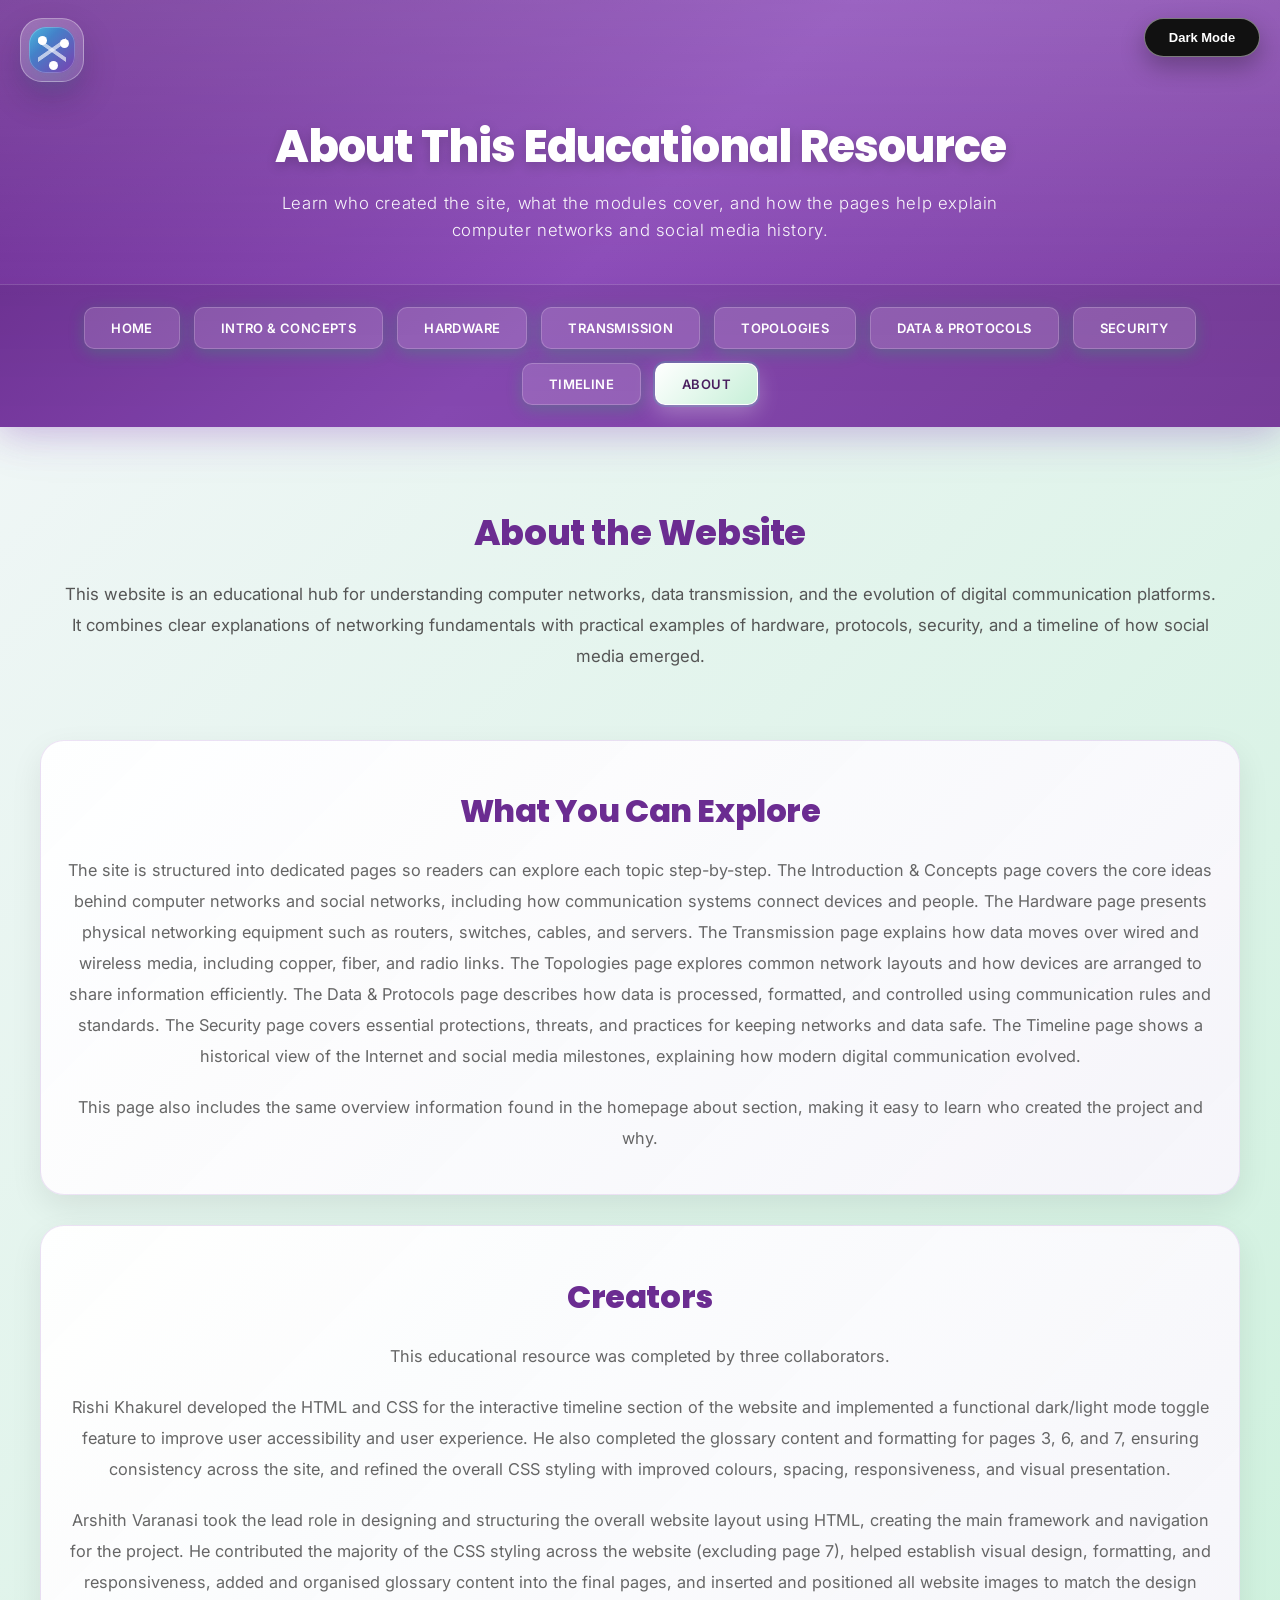
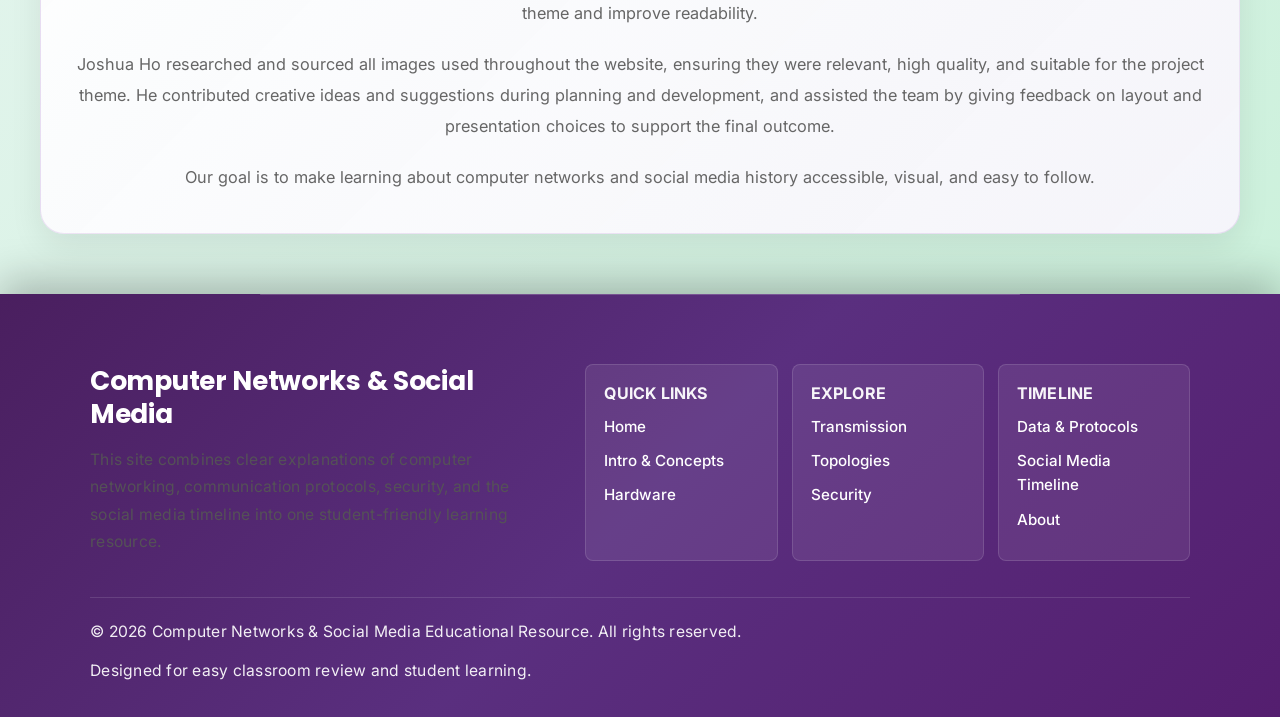
<file: about.html>
<!DOCTYPE html>
<html lang="en">
<!-- FILE COMMENTS: about.html - About page describing the website, learning modules, and project creators -->
<head>
    <meta charset="UTF-8">
    <meta name="viewport" content="width=device-width, initial-scale=1.0">
    <title>About - Computer Networks & Social Media Timeline</title>
    <link rel="stylesheet" href="style.css">
</head>
<body>
    <header class="site-header">
        <a href="index.html" class="site-logo" aria-label="Go to home page">
            <div class="logo-mark"></div>
        </a>
        <div class="site-branding">
            <h1>About This Educational Resource</h1>
            <p class="subtitle">Learn who created the site, what the modules cover, and how the pages help explain computer networks and social media history.</p>
        </div>
        <nav>
            <a href="index.html">HOME</a>
            <a href="page1.html">INTRO & CONCEPTS</a>
            <a href="page2.html">HARDWARE</a>
            <a href="page3.html">TRANSMISSION</a>
            <a href="page4.html">TOPOLOGIES</a>
            <a href="page5.html">DATA & PROTOCOLS</a>
            <a href="page6.html">SECURITY</a>
            <a href="page7.html">TIMELINE</a>
            <a href="about.html" class="active">ABOUT</a>
        </nav>
        <button id="dark-mode-toggle">Dark Mode</button>
    </header>

    <script>
        document.addEventListener('DOMContentLoaded', function() {
            const isDarkMode = localStorage.getItem('darkMode') === 'true';
            if (isDarkMode) {
                document.body.classList.add('dark-mode');
                document.getElementById('dark-mode-toggle').textContent = 'Light Mode';
            }
        });

        window.addEventListener('scroll', function() {
            const nav = document.querySelector('nav');
            const header = document.querySelector('.site-header');
            const body = document.body;
            const headerHeight = header.offsetHeight;
            if (window.pageYOffset > headerHeight - 80) {
                nav.classList.add('sticky-nav');
                body.classList.add('nav-sticky');
            } else {
                nav.classList.remove('sticky-nav');
                body.classList.remove('nav-sticky');
            }
        });

        document.getElementById('dark-mode-toggle').addEventListener('click', function() {
            document.body.classList.toggle('dark-mode');
            const button = document.getElementById('dark-mode-toggle');
            const isDark = document.body.classList.contains('dark-mode');
            button.textContent = isDark ? 'Light Mode' : 'Dark Mode';
            localStorage.setItem('darkMode', isDark);
        });
    </script>

    <section class="intro-section">
        <h2>About the Website</h2>
        <p>This website is an educational hub for understanding computer networks, data transmission, and the evolution of digital communication platforms. It combines clear explanations of networking fundamentals with practical examples of hardware, protocols, security, and a timeline of how social media emerged.</p>
    </section>

    <section class="about-section">
        <h2>What You Can Explore</h2>
        <p>The site is structured into dedicated pages so readers can explore each topic step-by-step. The Introduction & Concepts page covers the core ideas behind computer networks and social networks, including how communication systems connect devices and people. The Hardware page presents physical networking equipment such as routers, switches, cables, and servers. The Transmission page explains how data moves over wired and wireless media, including copper, fiber, and radio links. The Topologies page explores common network layouts and how devices are arranged to share information efficiently. The Data & Protocols page describes how data is processed, formatted, and controlled using communication rules and standards. The Security page covers essential protections, threats, and practices for keeping networks and data safe. The Timeline page shows a historical view of the Internet and social media milestones, explaining how modern digital communication evolved.</p>
        <p>This page also includes the same overview information found in the homepage about section, making it easy to learn who created the project and why.</p>
    </section>

    <section class="about-section">
        <h2>Creators</h2>
        <p>This educational resource was completed by three collaborators.</p>
        <p> Rishi Khakurel developed the HTML and CSS for the interactive timeline section of the website and implemented a functional dark/light mode toggle feature to improve user accessibility and user experience. He also completed the glossary content and formatting for pages 3, 6, and 7, ensuring consistency across the site, and refined the overall CSS styling with improved colours, spacing, responsiveness, and visual presentation.</p>
        <p>Arshith Varanasi took the lead role in designing and structuring the overall website layout using HTML, creating the main framework and navigation for the project. He contributed the majority of the CSS styling across the website (excluding page 7), helped establish visual design, formatting, and responsiveness, added and organised glossary content into the final pages, and inserted and positioned all website images to match the design theme and improve readability.</p>
        <p>Joshua Ho researched and sourced all images used throughout the website, ensuring they were relevant, high quality, and suitable for the project theme. He contributed creative ideas and suggestions during planning and development, and assisted the team by giving feedback on layout and presentation choices to support the final outcome.</p>
        <p>Our goal is to make learning about computer networks and social media history accessible, visual, and easy to follow.</p>
    </section>

    <footer class="site-footer">
        <div class="footer-content">
            <div class="footer-brand">
                <h3>Computer Networks & Social Media</h3>
                <p>This site combines clear explanations of computer networking, communication protocols, security, and the social media timeline into one student-friendly learning resource.</p>
            </div>
            <div class="footer-links">
                <div class="footer-column">
                    <h4>Quick Links</h4>
                    <a href="index.html">Home</a>
                    <a href="page1.html">Intro & Concepts</a>
                    <a href="page2.html">Hardware</a>
                </div>
                <div class="footer-column">
                    <h4>Explore</h4>
                    <a href="page3.html">Transmission</a>
                    <a href="page4.html">Topologies</a>
                    <a href="page6.html">Security</a>
                </div>
                <div class="footer-column">
                    <h4>Timeline</h4>
                    <a href="page5.html">Data & Protocols</a>
                    <a href="page7.html">Social Media Timeline</a>
                    <a href="about.html">About</a>
                </div>
            </div>
        </div>
        <div class="footer-bottom">
            <p class="footer-note">&copy; 2026 Computer Networks & Social Media Educational Resource. All rights reserved.</p>
            <p class="footer-note">Designed for easy classroom review and student learning.</p>
        </div>
    </footer>
</body>
</html>
</file>
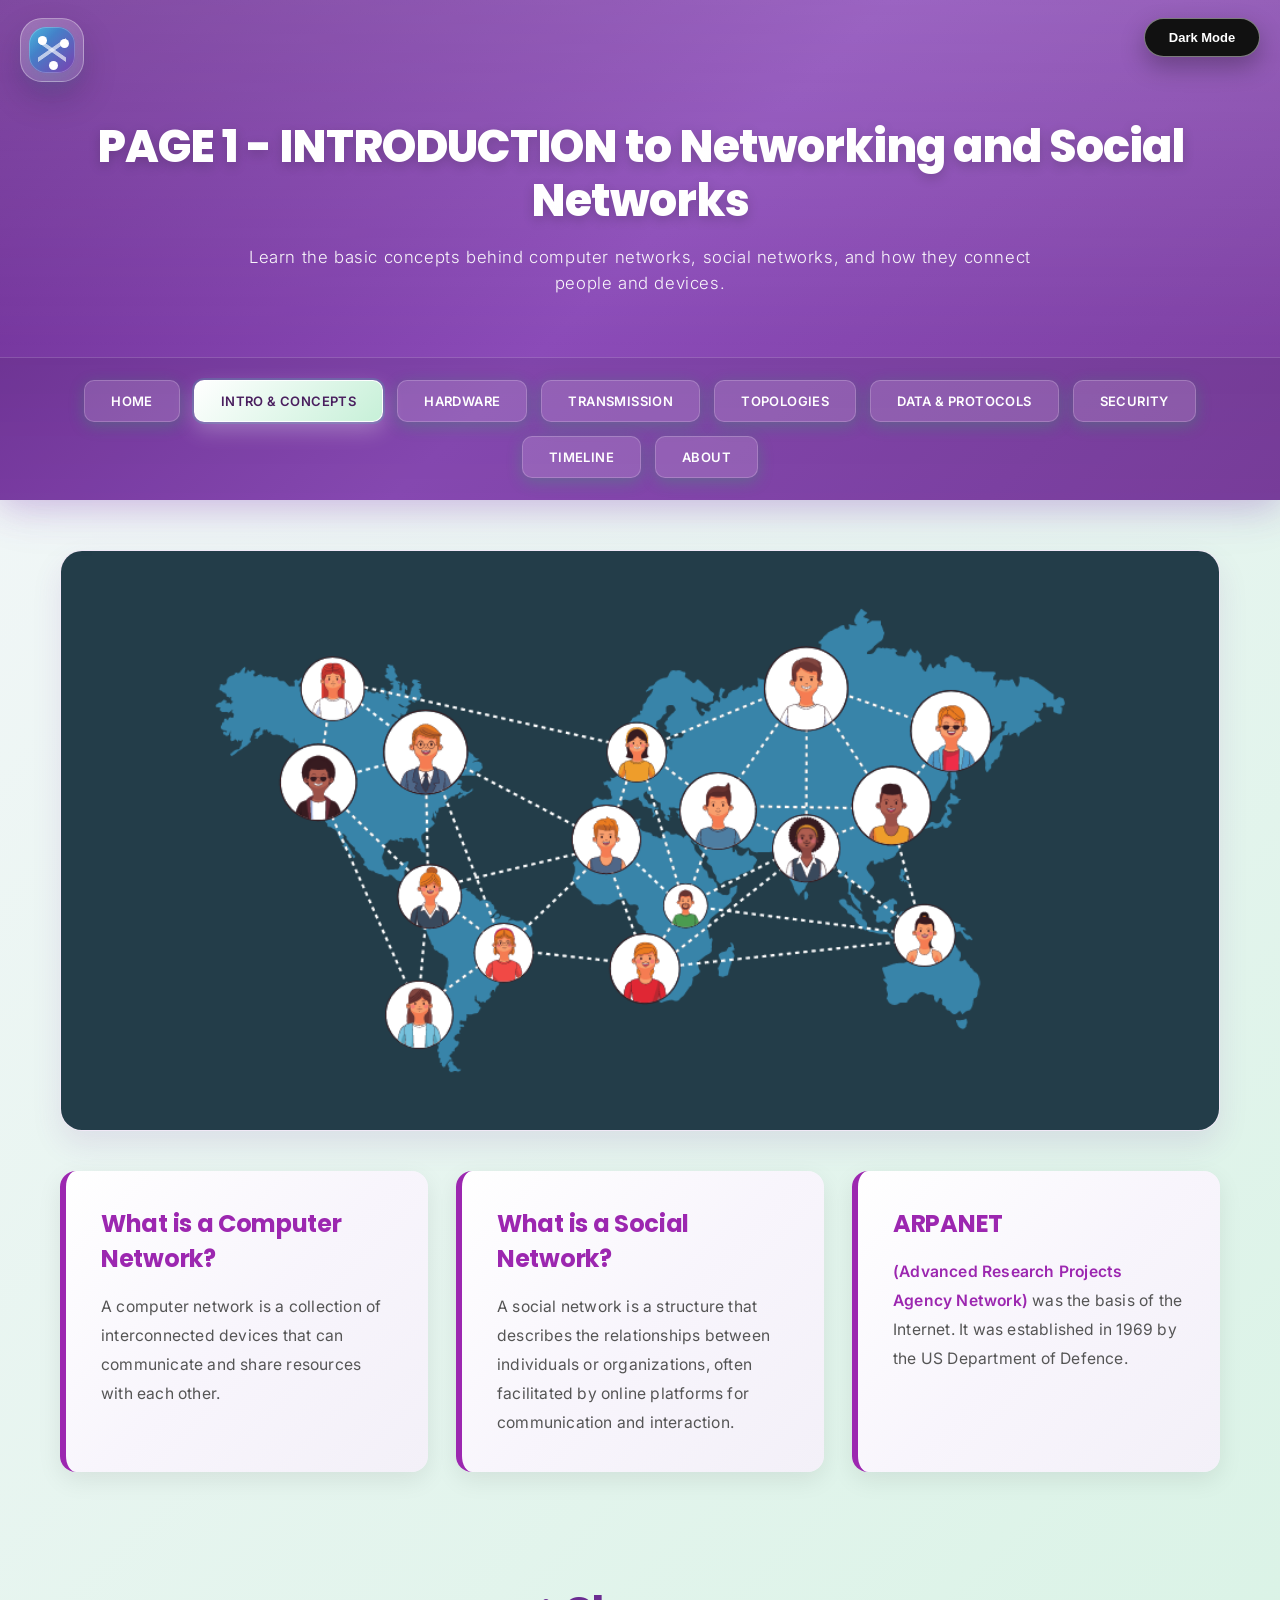
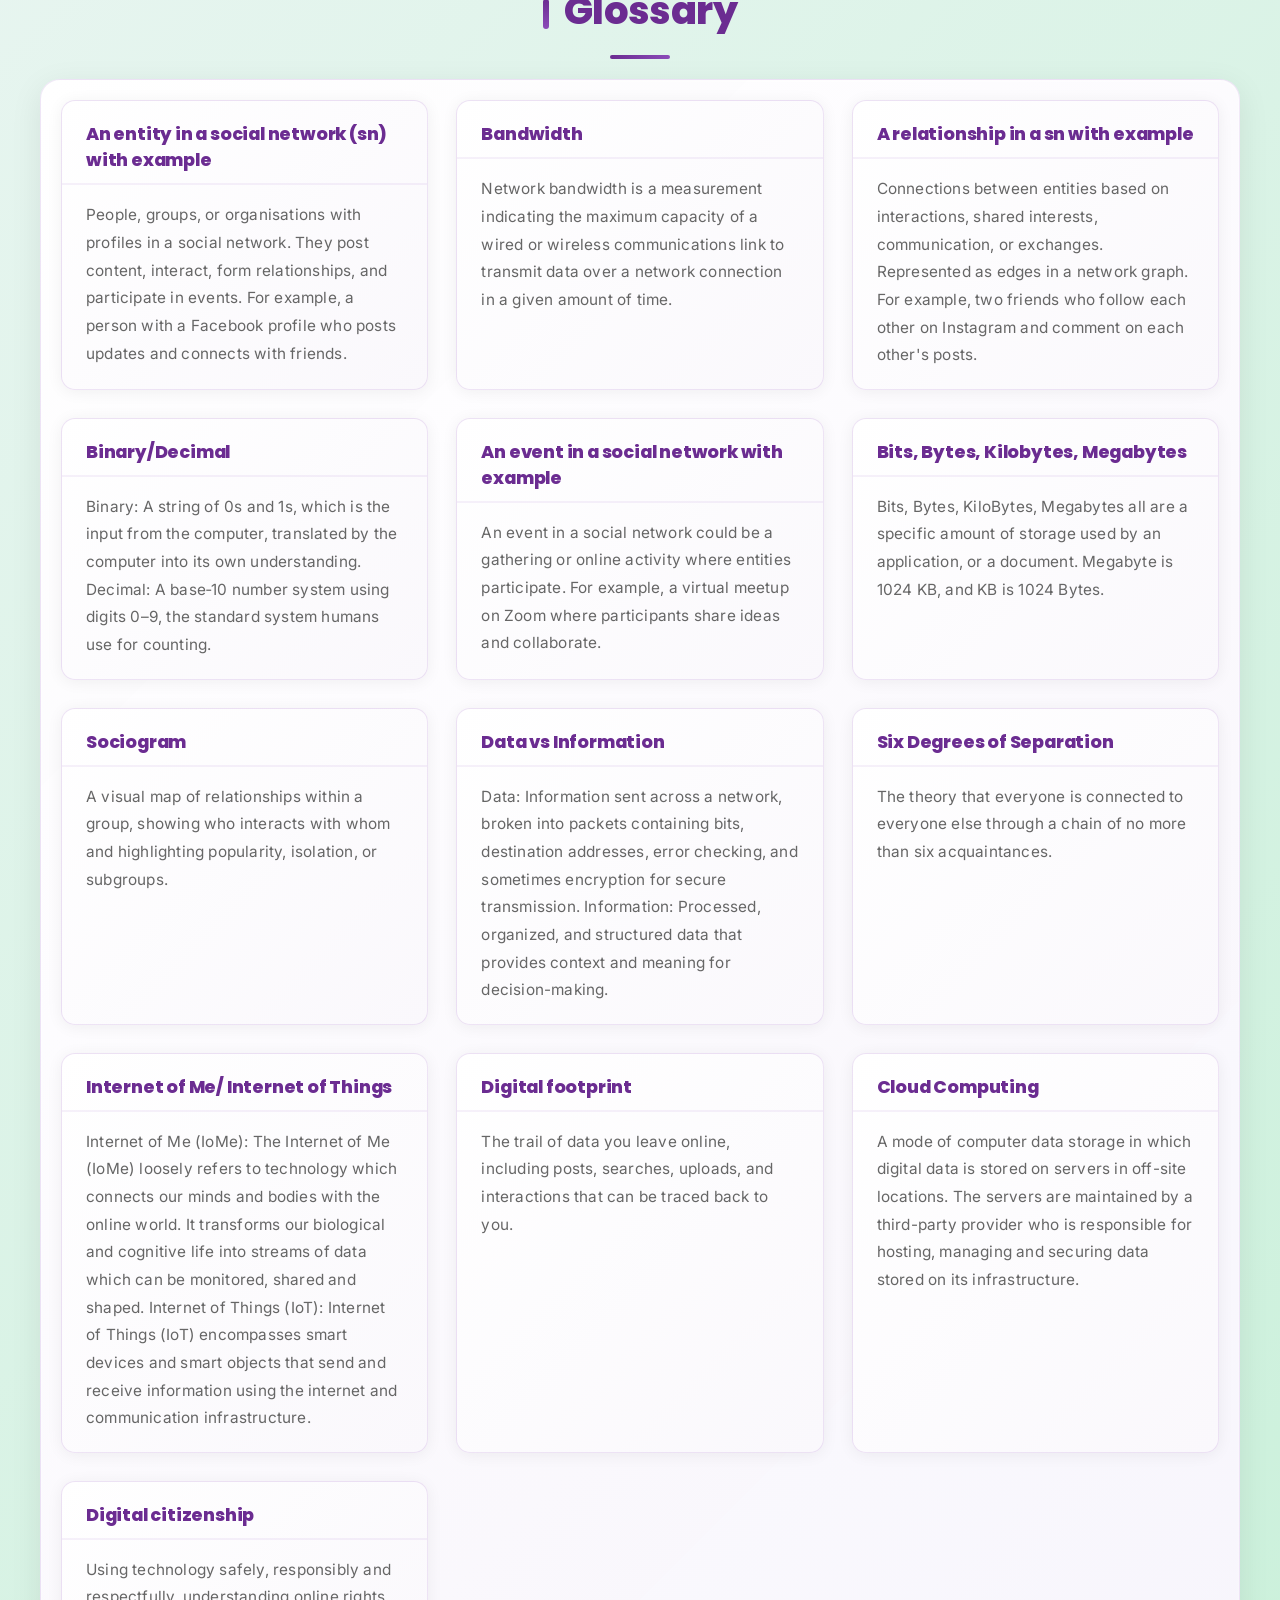
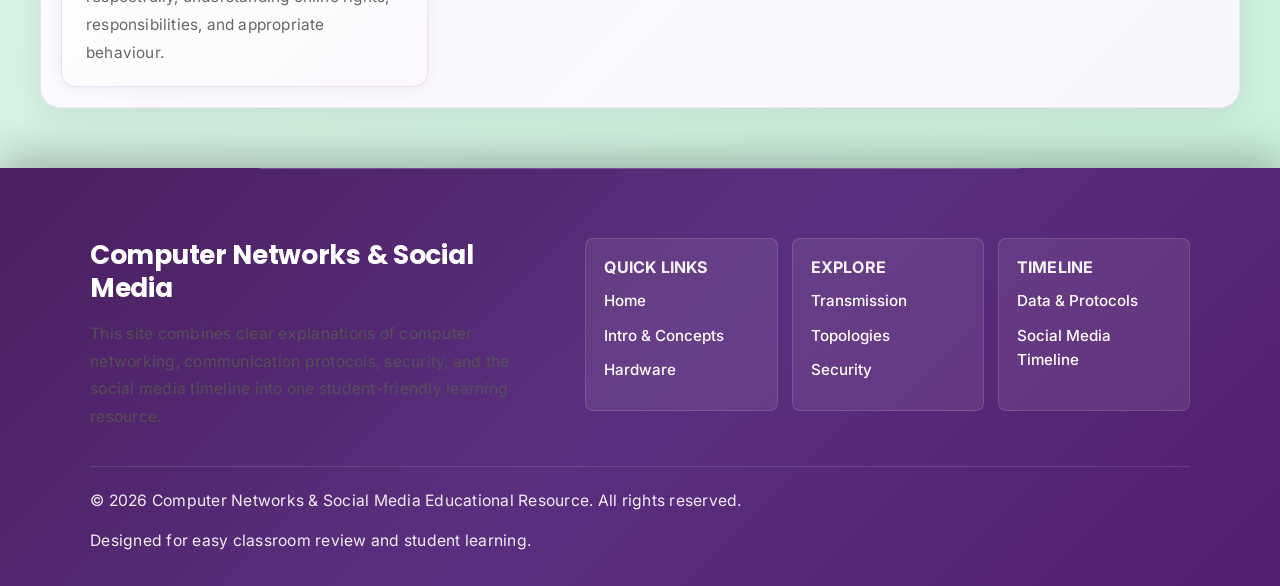
<file: page1.html>
<!DOCTYPE html>
<html lang="en">
<!-- FILE COMMENTS: page1.html - Content page covering a specific networking topic with glossary and navigation links. -->
<head>
    <!-- Page metadata and stylesheet link for page layout and theme -->
    <title>INTRO TO COMPUTER &amp; SOCIAL NETWORKS</title>
    <link rel="stylesheet" href="style.css">
</head>
<body>
    <!-- Site header includes branding, navigation, and a theme toggle button -->
    <header class="site-header">
        <a href="index.html" class="site-logo" aria-label="Go to home page">
            <div class="logo-mark"></div>
        </a>
        <div class="site-branding">
            <h1>PAGE 1 - INTRODUCTION to Networking and Social Networks</h1>
            <p class="subtitle">Learn the basic concepts behind computer networks, social networks, and how they connect people and devices.</p>
        </div>
        <div class="page-image">
            
        </div>

                <!-- Navigation menu for moving across topic pages -->
        <nav>
            <a href="index.html">HOME</a>
            <a href="page1.html" class="active">INTRO & CONCEPTS</a>
            <a href="page2.html">HARDWARE</a>
            <a href="page3.html">TRANSMISSION</a>
            <a href="page4.html">TOPOLOGIES</a>
            <a href="page5.html">DATA & PROTOCOLS</a>
            <a href="page6.html">SECURITY</a>
            <a href="page7.html">TIMELINE</a>
            <a href="about.html">ABOUT</a>
        </nav>

                <!-- Button toggles dark mode and stores preference in localStorage -->
        <button id="dark-mode-toggle">Dark Mode</button>
        
    </header>

        <!-- JavaScript handles dark mode, sticky navigation, and page load behavior -->
    <script>
        document.addEventListener('DOMContentLoaded', function() {
            const isDarkMode = localStorage.getItem('darkMode') === 'true';
            if (isDarkMode) {
                document.body.classList.add('dark-mode');
                document.getElementById('dark-mode-toggle').textContent = 'Light Mode';
            }
        });

        window.addEventListener('scroll', function() {
            const nav = document.querySelector('nav');
            const header = document.querySelector('.site-header');
            const body = document.body;
            const headerHeight = header.offsetHeight;
            
            if (window.pageYOffset > headerHeight - 80) {
                nav.classList.add('sticky-nav');
                body.classList.add('nav-sticky');
            } else {
                nav.classList.remove('sticky-nav');
                body.classList.remove('nav-sticky');
            }
        });

        document.getElementById('dark-mode-toggle').addEventListener('click', function() {
            document.body.classList.toggle('dark-mode');
            const button = document.getElementById('dark-mode-toggle');
            const isDark = document.body.classList.contains('dark-mode');
            button.textContent = isDark ? 'Light Mode' : 'Dark Mode';
            localStorage.setItem('darkMode', isDark);
        });
    </script>

        <!-- Icon or illustration representing the current page theme -->
    <div class="page-icon">
        <img src="img2.png" alt="Network icon">
    </div>

        <!-- Intro cards summarize key concepts for the topic -->
    <div class="intro-cards">
        <div class="intro-card">
            <h3>What is a Computer Network?</h3>
            <p>A computer network is a collection of interconnected devices that can communicate and share resources with each other.</p>
        </div>
        
        <div class="intro-card">
            <h3>What is a Social Network?</h3>
            <p>A social network is a structure that describes the relationships between individuals or organizations, often facilitated by online platforms for communication and interaction.</p>
        </div>
        
        <div class="intro-card">
            <h3>ARPANET</h3>
            <p><span class="highlight">(Advanced Research Projects Agency Network)</span> was the basis of the Internet. It was established in 1969 by the US Department of Defence.</p>
        </div>
    </div>
    
    <h2>Glossary</h2>
        <!-- Glossary grid presents term definitions and helpful explanations -->
    <div class="glossary-grid">
        <dl class="glossary-item">
            <dt>An entity in a social network (sn) with example</dt>
            <dd>People, groups, or organisations with profiles in a social network. They post content, interact, form relationships, and participate in events. For example, a person with a Facebook profile who posts updates and connects with friends.</dd>
        </dl>
        
        <dl class="glossary-item">
            <dt>Bandwidth</dt>
            <dd>Network bandwidth is a measurement indicating the maximum capacity of a wired or wireless communications link to transmit data over a network connection in a given amount of time.</dd>
        </dl>
        
        <dl class="glossary-item">
            <dt>A relationship in a sn with example</dt>
            <dd>Connections between entities based on interactions, shared interests, communication, or exchanges. Represented as edges in a network graph. For example, two friends who follow each other on Instagram and comment on each other's posts.</dd>
        </dl>
        
        <dl class="glossary-item">
            <dt>Binary/Decimal</dt>
            <dd>Binary: A string of 0s and 1s, which is the input from the computer, translated by the computer into its own understanding. Decimal: A base‑10 number system using digits 0–9, the standard system humans use for counting.</dd>
        </dl>
        
        <dl class="glossary-item">
            <dt>An event in a social network with example</dt>
            <dd>An event in a social network could be a gathering or online activity where entities participate. For example, a virtual meetup on Zoom where participants share ideas and collaborate.</dd>
        </dl>
        
        <dl class="glossary-item">
            <dt>Bits, Bytes, Kilobytes, Megabytes</dt>
            <dd>Bits, Bytes, KiloBytes, Megabytes all are a specific amount of storage used by an application, or a document. Megabyte is 1024 KB, and KB is 1024 Bytes.</dd>
        </dl>
        
        <dl class="glossary-item">
            <dt>Sociogram</dt>
            <dd>A visual map of relationships within a group, showing who interacts with whom and highlighting popularity, isolation, or subgroups.</dd>
        </dl>
        
        <dl class="glossary-item">
            <dt>Data vs Information</dt>
            <dd>Data: Information sent across a network, broken into packets containing bits, destination addresses, error checking, and sometimes encryption for secure transmission. Information: Processed, organized, and structured data that provides context and meaning for decision-making.</dd>
        </dl>
        
        <dl class="glossary-item">
            <dt>Six Degrees of Separation</dt>
            <dd>The theory that everyone is connected to everyone else through a chain of no more than six acquaintances.</dd>
        </dl>
        
        <dl class="glossary-item">
            <dt>Internet of Me/ Internet of Things</dt>
            <dd>Internet of Me (IoMe): The Internet of Me (IoMe) loosely refers to technology which connects our minds and bodies with the online world. It transforms our biological and cognitive life into streams of data which can be monitored, shared and shaped. Internet of Things (IoT): Internet of Things (IoT) encompasses smart devices and smart objects that send and receive information using the internet and communication infrastructure.</dd>
        </dl>
        
        <dl class="glossary-item">
            <dt>Digital footprint</dt>
            <dd>The trail of data you leave online, including posts, searches, uploads, and interactions that can be traced back to you.</dd>
        </dl>
        
        <dl class="glossary-item">
            <dt>Cloud Computing</dt>
            <dd>A mode of computer data storage in which digital data is stored on servers in off-site locations. The servers are maintained by a third-party provider who is responsible for hosting, managing and securing data stored on its infrastructure.</dd>
        </dl>
        
        <dl class="glossary-item">
            <dt>Digital citizenship</dt>
            <dd>Using technology safely, responsibly and respectfully, understanding online rights, responsibilities, and appropriate behaviour.</dd>
        </dl>
    </div>
            <!-- Footer section contains site credits, copyright, and additional links -->
        <footer class="site-footer">
        <div class="footer-content">
            <div class="footer-brand">
                <h3>Computer Networks & Social Media</h3>
                <p>This site combines clear explanations of computer networking, communication protocols, security, and the social media timeline into one student-friendly learning resource.</p>
            </div>
            <div class="footer-links">
                <div class="footer-column">
                    <h4>Quick Links</h4>
                    <a href="index.html">Home</a>
                    <a href="page1.html">Intro & Concepts</a>
                    <a href="page2.html">Hardware</a>
                </div>
                <div class="footer-column">
                    <h4>Explore</h4>
                    <a href="page3.html">Transmission</a>
                    <a href="page4.html">Topologies</a>
                    <a href="page6.html">Security</a>
                </div>
                <div class="footer-column">
                    <h4>Timeline</h4>
                    <a href="page5.html">Data & Protocols</a>
                    <a href="page7.html">Social Media Timeline</a>
                </div>
            </div>
        </div>
        <div class="footer-bottom">
            <p class="footer-note">&copy; 2026 Computer Networks & Social Media Educational Resource. All rights reserved.</p>
            <p class="footer-note">Designed for easy classroom review and student learning.</p>
        </div>
    </footer>
</body>
</html>
</file>
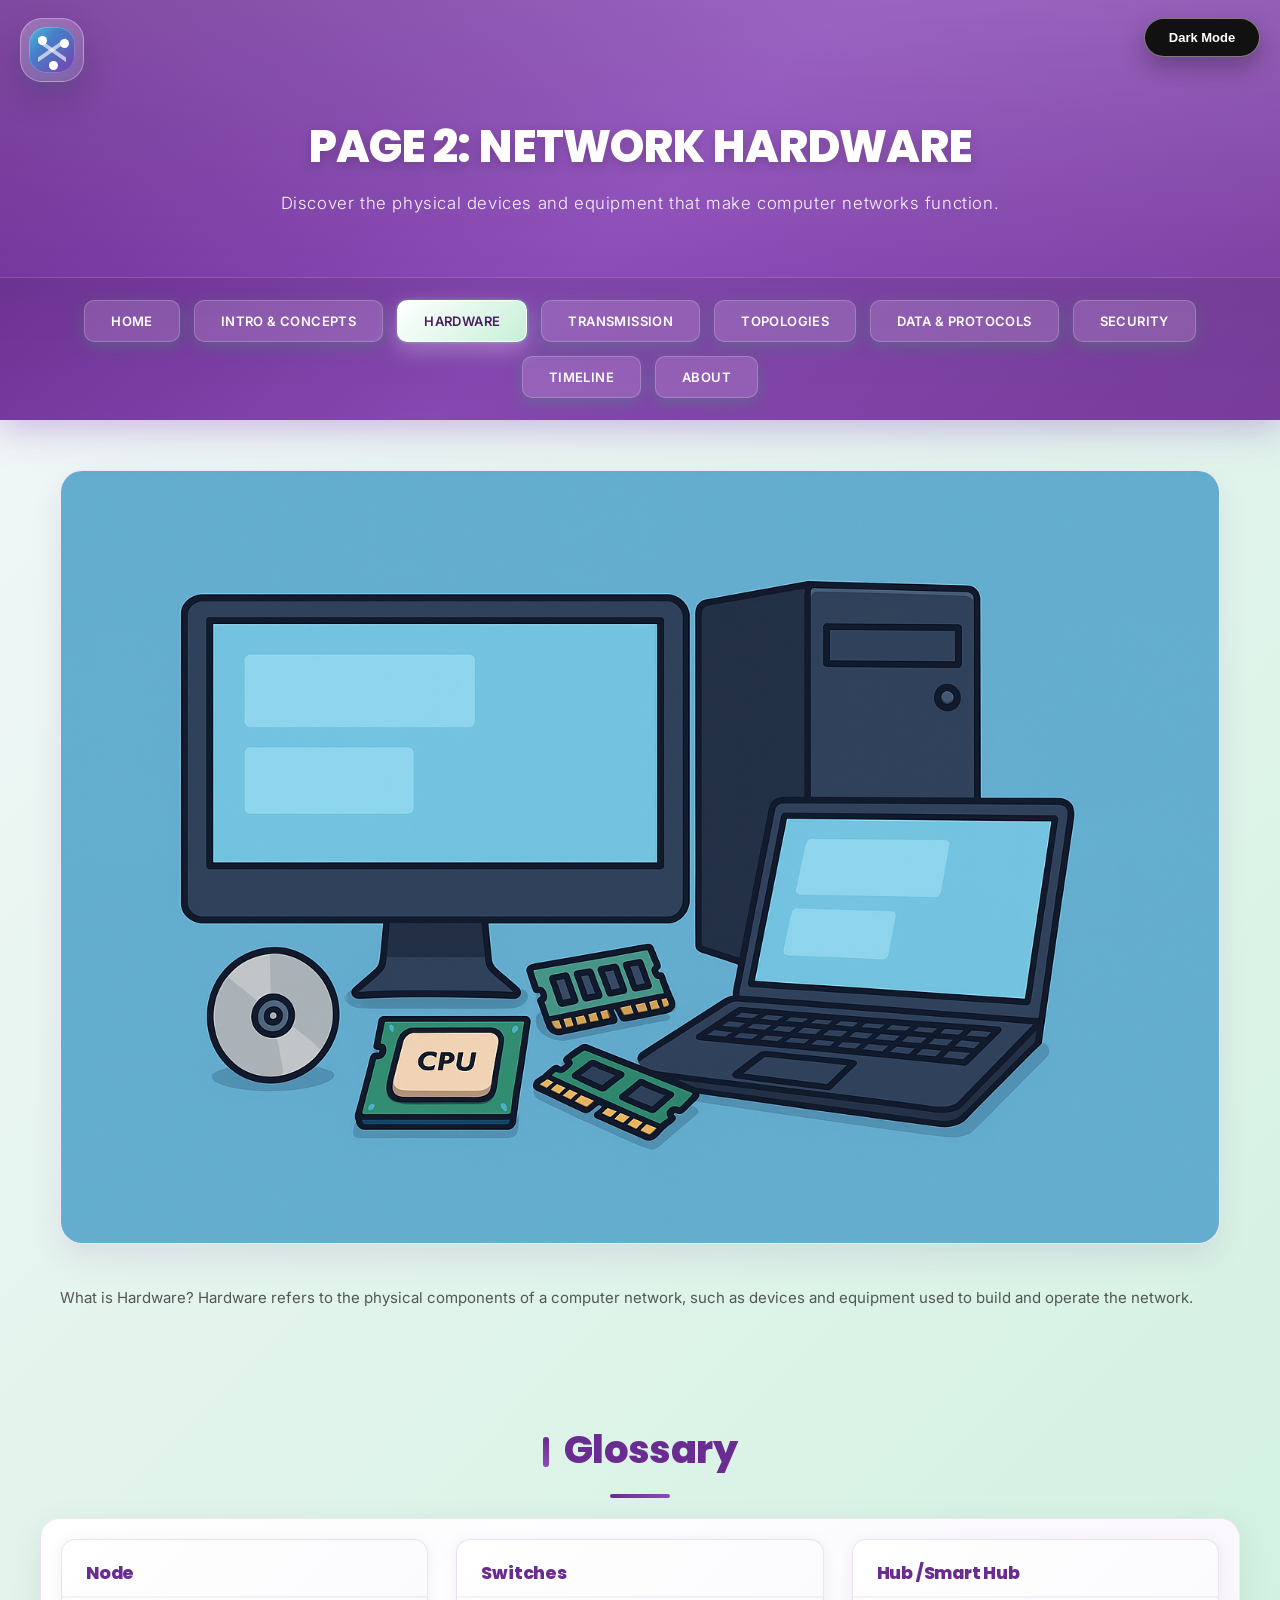
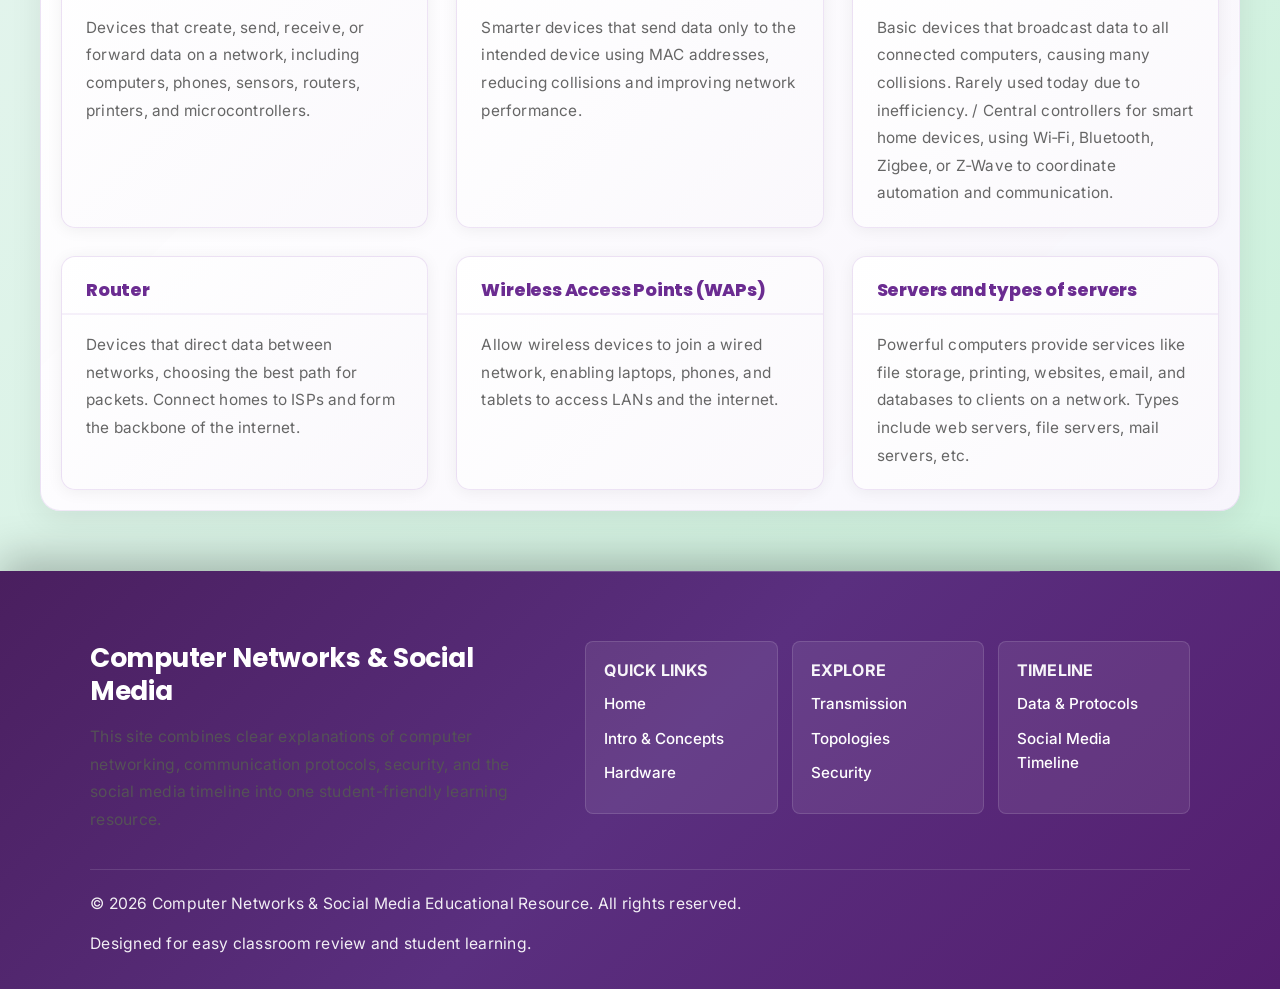
<file: page2.html>
<!DOCTYPE html>
<html lang="en">
<!-- FILE COMMENTS: page2.html - Content page covering a specific networking topic with glossary and navigation links. -->
<head>
    <!-- Page metadata and stylesheet link for page layout and theme -->
    <title>NETWORK HARDWARE</title>
    <link rel="stylesheet" href="style.css">
</head>
<body>
    <!-- Site header includes branding, navigation, and a theme toggle button -->
    <header class="site-header">
        <a href="index.html" class="site-logo" aria-label="Go to home page">
            <div class="logo-mark"></div>
        </a>
        <div class="site-branding">
            <h1>PAGE 2: NETWORK HARDWARE</h1>
            <p class="subtitle">Discover the physical devices and equipment that make computer networks function.</p>
        </div>
        <div class="page-image">
            
        </div>
                <!-- Navigation menu for moving across topic pages -->
        <nav>
            <a href="index.html">HOME</a>
            <a href="page1.html">INTRO & CONCEPTS</a>
            <a href="page2.html" class="active">HARDWARE</a>
            <a href="page3.html">TRANSMISSION</a>
            <a href="page4.html">TOPOLOGIES</a>
            <a href="page5.html">DATA & PROTOCOLS</a>
            <a href="page6.html">SECURITY</a>
            <a href="page7.html">TIMELINE</a>
            <a href="about.html">ABOUT</a>
        </nav>

                <!-- Button toggles dark mode and stores preference in localStorage -->
        <button id="dark-mode-toggle">Dark Mode</button>
    </header>

        <!-- JavaScript handles dark mode, sticky navigation, and page load behavior -->
    <script>
        document.addEventListener('DOMContentLoaded', function() {
            const isDarkMode = localStorage.getItem('darkMode') === 'true';
            if (isDarkMode) {
                document.body.classList.add('dark-mode');
                document.getElementById('dark-mode-toggle').textContent = 'Light Mode';
            }
        });

        window.addEventListener('scroll', function() {
            const nav = document.querySelector('nav');
            const header = document.querySelector('.site-header');
            const body = document.body;
            const headerHeight = header.offsetHeight;
            
            if (window.pageYOffset > headerHeight - 80) {
                nav.classList.add('sticky-nav');
                body.classList.add('nav-sticky');
            } else {
                nav.classList.remove('sticky-nav');
                body.classList.remove('nav-sticky');
            }
        });

        document.getElementById('dark-mode-toggle').addEventListener('click', function() {
            document.body.classList.toggle('dark-mode');
            const button = document.getElementById('dark-mode-toggle');
            const isDark = document.body.classList.contains('dark-mode');
            button.textContent = isDark ? 'Light Mode' : 'Dark Mode';
            localStorage.setItem('darkMode', isDark);
        });
    </script>

        <!-- Icon or illustration representing the current page theme -->
    <div class="page-icon">
        <img src="hardware.png" alt="Hardware icon">
    </div>
    <p>What is Hardware? Hardware refers to the physical components of a computer network, such as devices and equipment used to build and operate the network.</p>
    <h2>Glossary</h2>
        <!-- Glossary grid presents term definitions and helpful explanations -->
    <div class="glossary-grid">
        <dl class="glossary-item">
            <dt>Node</dt>
            <dd>Devices that create, send, receive, or forward data on a network, including computers, phones, sensors, routers, printers, and microcontrollers.</dd>
        </dl>
        
        <dl class="glossary-item">
            <dt>Switches</dt>
            <dd>Smarter devices that send data only to the intended device using MAC addresses, reducing collisions and improving network performance.</dd>
        </dl>
        
        <dl class="glossary-item">
            <dt>Hub /Smart Hub</dt>
            <dd>Basic devices that broadcast data to all connected computers, causing many collisions. Rarely used today due to inefficiency. / Central controllers for smart home devices, using Wi‑Fi, Bluetooth, Zigbee, or Z‑Wave to coordinate automation and communication.</dd>
        </dl>
        
        <dl class="glossary-item">
            <dt>Router</dt>
            <dd>Devices that direct data between networks, choosing the best path for packets. Connect homes to ISPs and form the backbone of the internet.</dd>
        </dl>
        
        <dl class="glossary-item">
            <dt>Wireless Access Points (WAPs)</dt>
            <dd>Allow wireless devices to join a wired network, enabling laptops, phones, and tablets to access LANs and the internet.</dd>
        </dl>
        
        <dl class="glossary-item">
            <dt>Servers and types of servers</dt>
            <dd>Powerful computers provide services like file storage, printing, websites, email, and databases to clients on a network. Types include web servers, file servers, mail servers, etc.</dd>
        </dl>
    </div>
            <!-- Footer section contains site credits, copyright, and additional links -->
        <footer class="site-footer">
        <div class="footer-content">
            <div class="footer-brand">
                <h3>Computer Networks & Social Media</h3>
                <p>This site combines clear explanations of computer networking, communication protocols, security, and the social media timeline into one student-friendly learning resource.</p>
            </div>
            <div class="footer-links">
                <div class="footer-column">
                    <h4>Quick Links</h4>
                    <a href="index.html">Home</a>
                    <a href="page1.html">Intro & Concepts</a>
                    <a href="page2.html">Hardware</a>
                </div>
                <div class="footer-column">
                    <h4>Explore</h4>
                    <a href="page3.html">Transmission</a>
                    <a href="page4.html">Topologies</a>
                    <a href="page6.html">Security</a>
                </div>
                <div class="footer-column">
                    <h4>Timeline</h4>
                    <a href="page5.html">Data & Protocols</a>
                    <a href="page7.html">Social Media Timeline</a>
                </div>
            </div>
        </div>
        <div class="footer-bottom">
            <p class="footer-note">&copy; 2026 Computer Networks & Social Media Educational Resource. All rights reserved.</p>
            <p class="footer-note">Designed for easy classroom review and student learning.</p>
        </div>
    </footer>
</body>
</html>
</file>
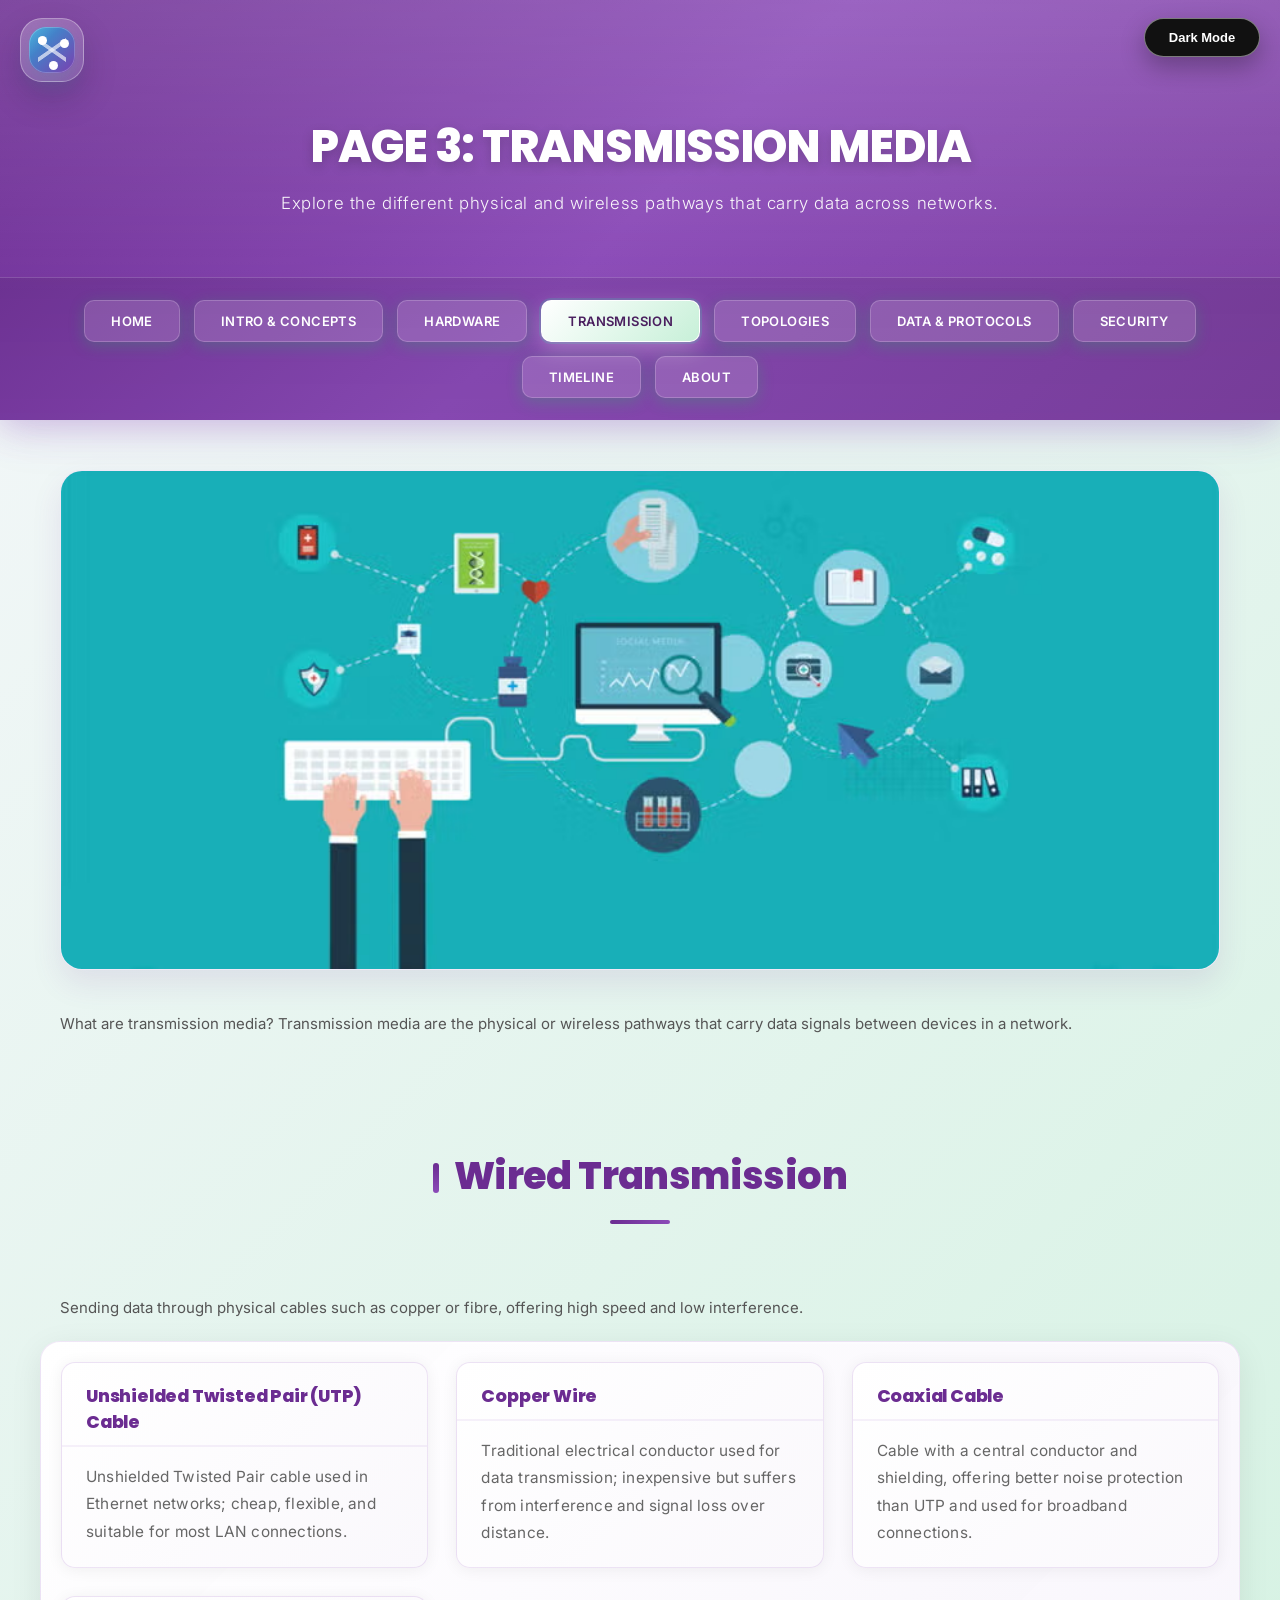
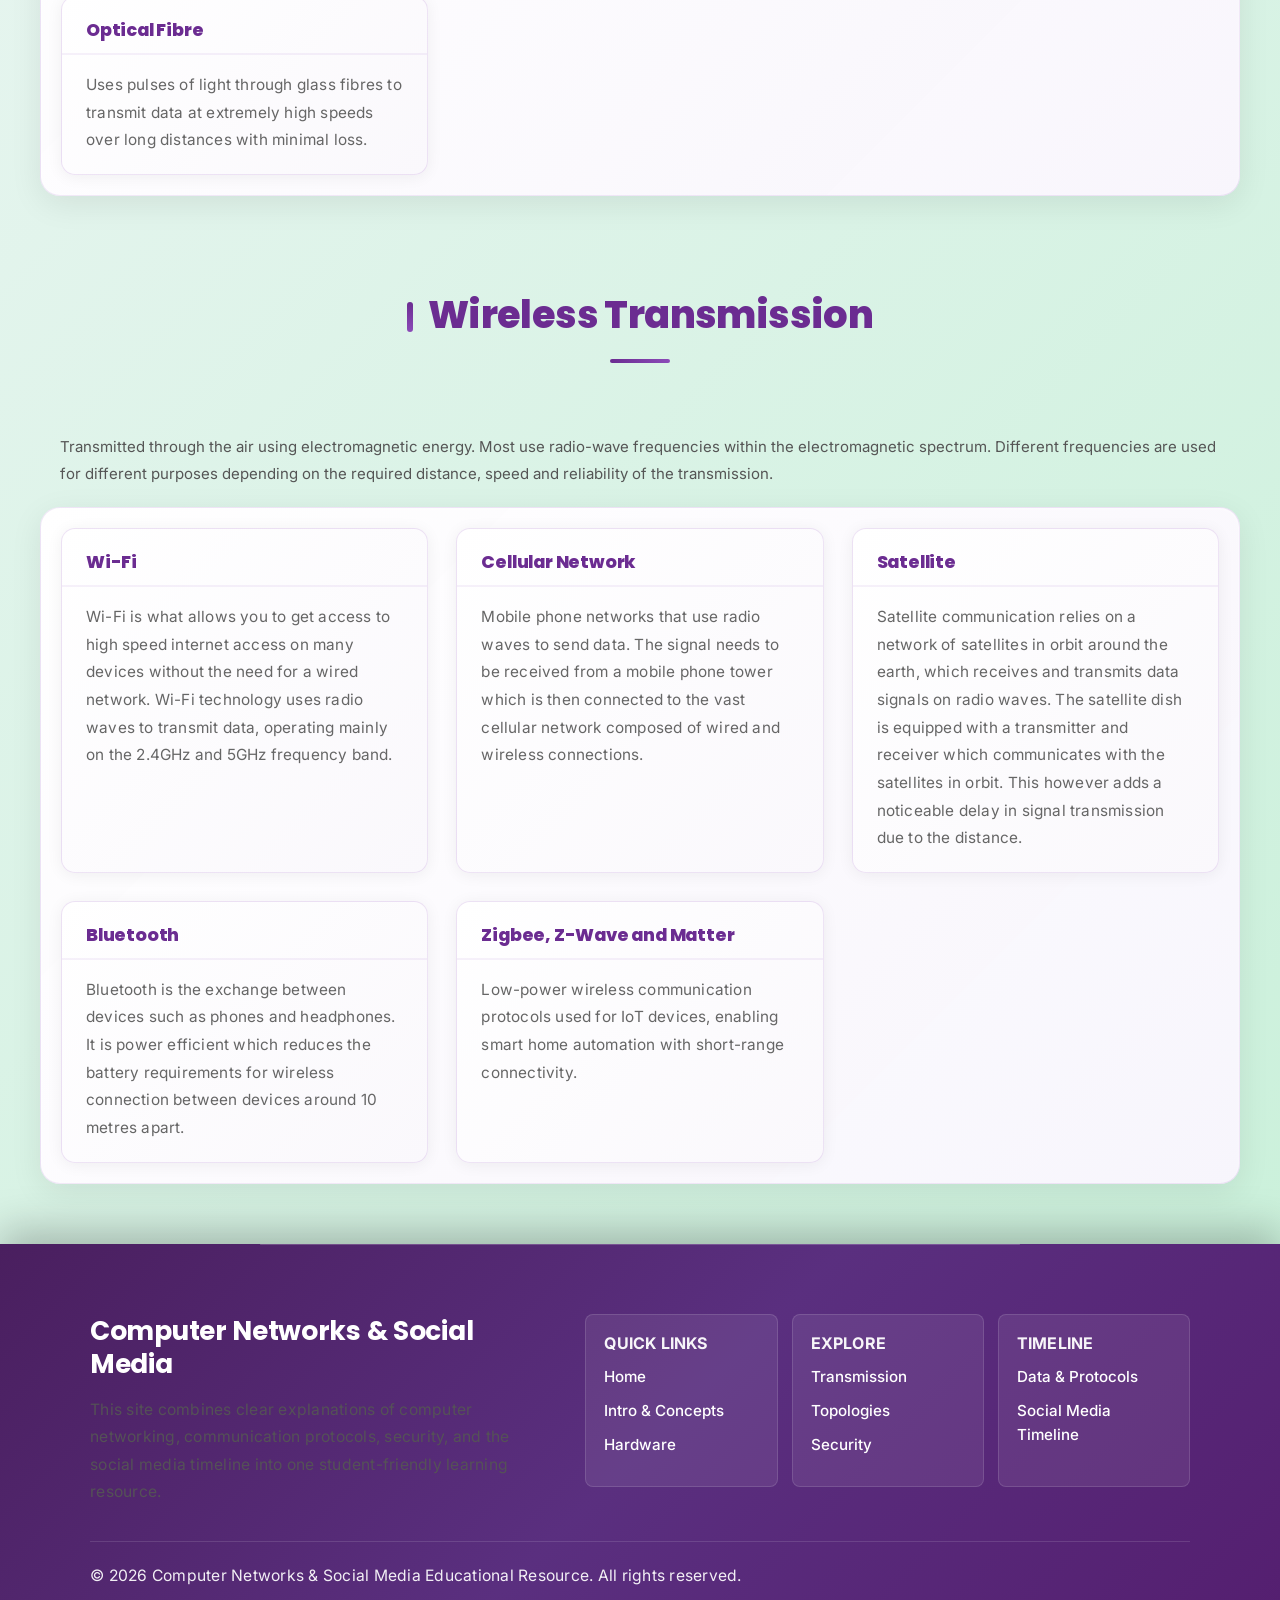
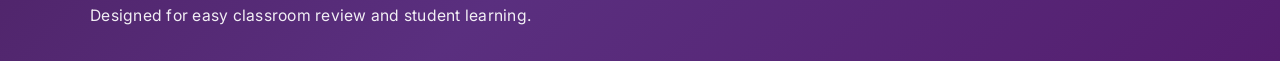
<file: page3.html>
<!DOCTYPE html>
<html lang="en">
<!-- FILE COMMENTS: page3.html - Content page covering a specific networking topic with glossary and navigation links. -->
<head>
    <!-- Page metadata and stylesheet link for page layout and theme -->
    <title>TRANSMISSION MEDIA</title>
    <link rel="stylesheet" href="style.css">
</head>
<body>
    <!-- Site header includes branding, navigation, and a theme toggle button -->
    <header class="site-header">
        <a href="index.html" class="site-logo" aria-label="Go to home page">
            <div class="logo-mark"></div>
        </a>
        <div class="site-branding">
            <h1>PAGE 3: TRANSMISSION MEDIA</h1>
            <p class="subtitle">Explore the different physical and wireless pathways that carry data across networks.</p>
        </div>
        <div class="page-image">
            
        </div>
                <!-- Navigation menu for moving across topic pages -->
        <nav>
            <a href="index.html">HOME</a>
            <a href="page1.html">INTRO & CONCEPTS</a>
            <a href="page2.html">HARDWARE</a>
            <a href="page3.html" class="active">TRANSMISSION</a>
            <a href="page4.html">TOPOLOGIES</a>
            <a href="page5.html">DATA & PROTOCOLS</a>
            <a href="page6.html">SECURITY</a>
            <a href="page7.html">TIMELINE</a>
            <a href="about.html">ABOUT</a>
        </nav>

                <!-- Button toggles dark mode and stores preference in localStorage -->
        <button id="dark-mode-toggle">Dark Mode</button>
    </header>

        <!-- JavaScript handles dark mode, sticky navigation, and page load behavior -->
    <script>
        document.addEventListener('DOMContentLoaded', function() {
            const isDarkMode = localStorage.getItem('darkMode') === 'true';
            if (isDarkMode) {
                document.body.classList.add('dark-mode');
                document.getElementById('dark-mode-toggle').textContent = 'Light Mode';
            }
        });

        window.addEventListener('scroll', function() {
            const nav = document.querySelector('nav');
            const header = document.querySelector('.site-header');
            const body = document.body;
            const headerHeight = header.offsetHeight;
            
            if (window.pageYOffset > headerHeight - 80) {
                nav.classList.add('sticky-nav');
                body.classList.add('nav-sticky');
            } else {
                nav.classList.remove('sticky-nav');
                body.classList.remove('nav-sticky');
            }
        });

        document.getElementById('dark-mode-toggle').addEventListener('click', function() {
            document.body.classList.toggle('dark-mode');
            const button = document.getElementById('dark-mode-toggle');
            const isDark = document.body.classList.contains('dark-mode');
            button.textContent = isDark ? 'Light Mode' : 'Dark Mode';
            localStorage.setItem('darkMode', isDark);
        });
    </script>
        <!-- Icon or illustration representing the current page theme -->
    <div class="page-icon">
        <img src="transmission.avif" alt="Transmission icon">
    </div>
    <p>What are transmission media? Transmission media are the physical or wireless pathways that carry data signals between devices in a network.</p>
    <h2>Wired Transmission</h2>
    <p>Sending data through physical cables such as copper or fibre, offering high speed and low interference.</p>
        <!-- Glossary grid presents term definitions and helpful explanations -->
    <div class="glossary-grid">
        <dl class="glossary-item">
            <dt>Unshielded Twisted Pair (UTP) Cable</dt>
            <dd>Unshielded Twisted Pair cable used in Ethernet networks; cheap, flexible, and suitable for most LAN connections.</dd>
        </dl>
        
        <dl class="glossary-item">
            <dt>Copper Wire</dt>
            <dd>Traditional electrical conductor used for data transmission; inexpensive but suffers from interference and signal loss over distance.</dd>
        </dl>
        
        <dl class="glossary-item">
            <dt>Coaxial Cable</dt>
            <dd>Cable with a central conductor and shielding, offering better noise protection than UTP and used for broadband connections.</dd>
        </dl>
        
        <dl class="glossary-item">
            <dt>Optical Fibre</dt>
            <dd>Uses pulses of light through glass fibres to transmit data at extremely high speeds over long distances with minimal loss.</dd>
        </dl>
    </div>
    
    <h2>Wireless Transmission</h2>
    <p>Transmitted through the air using electromagnetic energy. Most use radio-wave frequencies within the electromagnetic spectrum. Different frequencies are used for different purposes depending on the required distance, speed and reliability of the transmission.</p>
    <div class="glossary-grid">
        <dl class="glossary-item">
            <dt>Wi-Fi</dt>
            <dd>Wi-Fi is what allows you to get access to high speed internet access on many devices without the need for a wired network. Wi-Fi technology uses radio waves to transmit data, operating mainly on the 2.4GHz and 5GHz frequency band.</dd>
        </dl>
        
        <dl class="glossary-item">
            <dt>Cellular Network</dt>
            <dd>Mobile phone networks that use radio waves to send data. The signal needs to be received from a mobile phone tower which is then connected to the vast cellular network composed of wired and wireless connections.</dd>
        </dl>
        
        <dl class="glossary-item">
            <dt>Satellite</dt>
            <dd>Satellite communication relies on a network of satellites in orbit around the earth, which receives and transmits data signals on radio waves. The satellite dish is equipped with a transmitter and receiver which communicates with the satellites in orbit. This however adds a noticeable delay in signal transmission due to the distance.</dd>
        </dl>
        
        <dl class="glossary-item">
            <dt>Bluetooth</dt>
            <dd>Bluetooth is the exchange between devices such as phones and headphones. It is power efficient which reduces the battery requirements for wireless connection between devices around 10 metres apart.</dd>
        </dl>
        
        <dl class="glossary-item">
            <dt>Zigbee, Z-Wave and Matter</dt>
            <dd>Low-power wireless communication protocols used for IoT devices, enabling smart home automation with short-range connectivity.</dd>
        </dl>
    </div>
            <!-- Footer section contains site credits, copyright, and additional links -->
        <footer class="site-footer">
        <div class="footer-content">
            <div class="footer-brand">
                <h3>Computer Networks & Social Media</h3>
                <p>This site combines clear explanations of computer networking, communication protocols, security, and the social media timeline into one student-friendly learning resource.</p>
            </div>
            <div class="footer-links">
                <div class="footer-column">
                    <h4>Quick Links</h4>
                    <a href="index.html">Home</a>
                    <a href="page1.html">Intro & Concepts</a>
                    <a href="page2.html">Hardware</a>
                </div>
                <div class="footer-column">
                    <h4>Explore</h4>
                    <a href="page3.html">Transmission</a>
                    <a href="page4.html">Topologies</a>
                    <a href="page6.html">Security</a>
                </div>
                <div class="footer-column">
                    <h4>Timeline</h4>
                    <a href="page5.html">Data & Protocols</a>
                    <a href="page7.html">Social Media Timeline</a>
                </div>
            </div>
        </div>
        <div class="footer-bottom">
            <p class="footer-note">&copy; 2026 Computer Networks & Social Media Educational Resource. All rights reserved.</p>
            <p class="footer-note">Designed for easy classroom review and student learning.</p>
        </div>
    </footer>
</body>
</html>
</file>
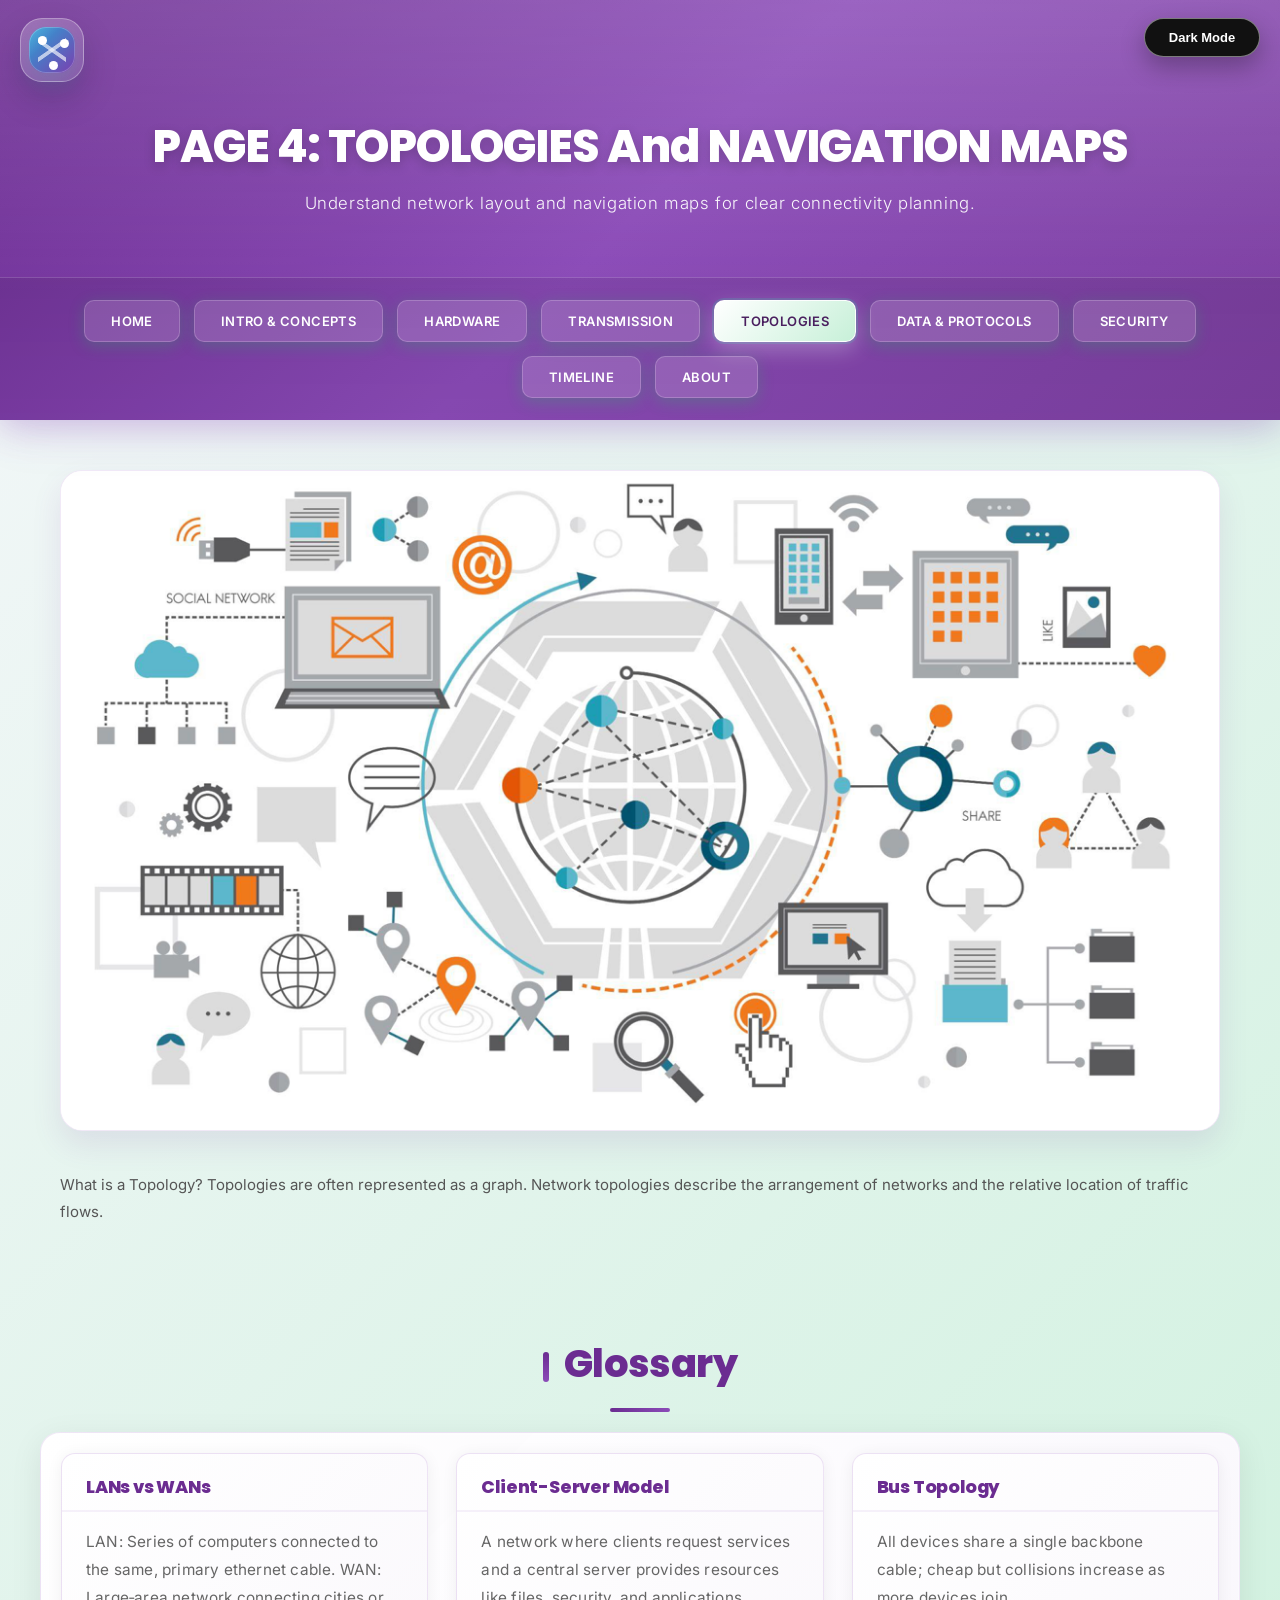
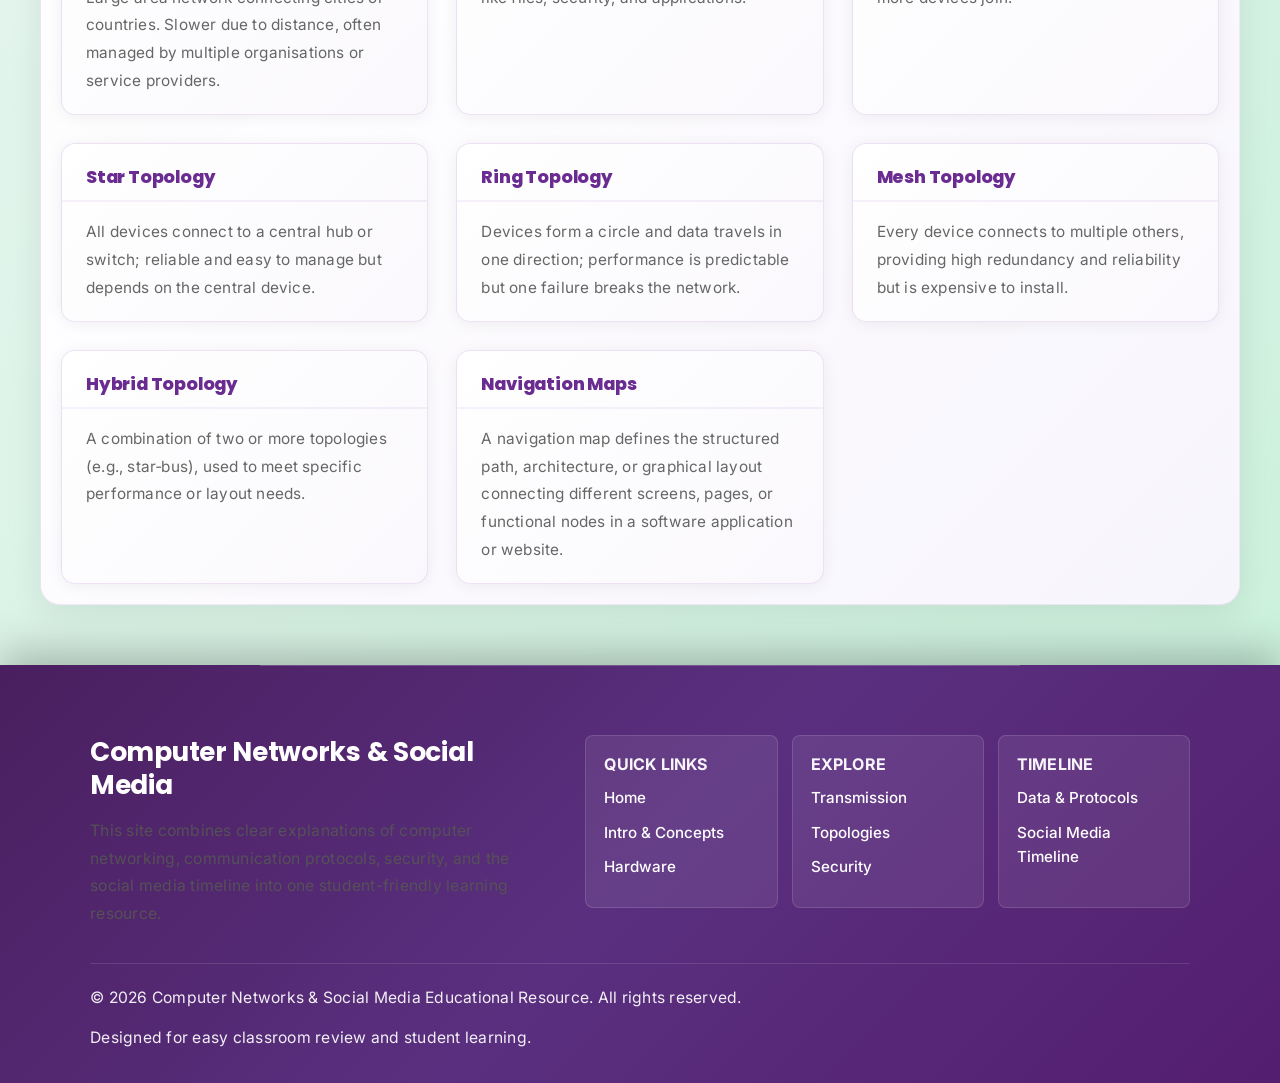
<file: page4.html>
<!DOCTYPE html>
<html lang="en">
<!-- FILE COMMENTS: page4.html - Content page covering a specific networking topic with glossary and navigation links. -->
<head>
    <!-- Page metadata and stylesheet link for page layout and theme -->
    <title>TOPOLOGIES And NAVIGATION MAPS</title>
    <link rel="stylesheet" href="style.css">
</head>
<body>
    <!-- Site header includes branding, navigation, and a theme toggle button -->
    <header class="site-header">
        <a href="index.html" class="site-logo" aria-label="Go to home page">
            <div class="logo-mark"></div>
        </a>
        <div class="site-branding">
            <h1>PAGE 4: TOPOLOGIES And NAVIGATION MAPS</h1>
            <p class="subtitle">Understand network layout and navigation maps for clear connectivity planning.</p>
        </div>
        <div class="page-image">
            
        </div>
                <!-- Navigation menu for moving across topic pages -->
        <nav>
            <a href="index.html">HOME</a>
            <a href="page1.html">INTRO & CONCEPTS</a>
            <a href="page2.html">HARDWARE</a>
            <a href="page3.html">TRANSMISSION</a>
            <a href="page4.html" class="active">TOPOLOGIES</a>
            <a href="page5.html">DATA & PROTOCOLS</a>
            <a href="page6.html">SECURITY</a>
            <a href="page7.html">TIMELINE</a>
            <a href="about.html">ABOUT</a>
        </nav>

                <!-- Button toggles dark mode and stores preference in localStorage -->
        <button id="dark-mode-toggle">Dark Mode</button>
    </header>

        <!-- JavaScript handles dark mode, sticky navigation, and page load behavior -->
    <script>
        document.addEventListener('DOMContentLoaded', function() {
            const isDarkMode = localStorage.getItem('darkMode') === 'true';
            if (isDarkMode) {
                document.body.classList.add('dark-mode');
                document.getElementById('dark-mode-toggle').textContent = 'Light Mode';
            }
        });

        window.addEventListener('scroll', function() {
            const nav = document.querySelector('nav');
            const header = document.querySelector('.site-header');
            const body = document.body;
            const headerHeight = header.offsetHeight;
            
            if (window.pageYOffset > headerHeight - 80) {
                nav.classList.add('sticky-nav');
                body.classList.add('nav-sticky');
            } else {
                nav.classList.remove('sticky-nav');
                body.classList.remove('nav-sticky');
            }
        });

        document.getElementById('dark-mode-toggle').addEventListener('click', function() {
            document.body.classList.toggle('dark-mode');
            const button = document.getElementById('dark-mode-toggle');
            const isDark = document.body.classList.contains('dark-mode');
            button.textContent = isDark ? 'Light Mode' : 'Dark Mode';
            localStorage.setItem('darkMode', isDark);
        });
    </script>
        <!-- Icon or illustration representing the current page theme -->
    <div class="page-icon">
        <img src="nav-map.png" alt="Topology icon">
    </div>
    <p>What is a Topology? Topologies are often represented as a graph. Network topologies describe the arrangement of networks and the relative location of traffic flows.</p>
    <h2>Glossary</h2>
        <!-- Glossary grid presents term definitions and helpful explanations -->
    <div class="glossary-grid">
        <dl class="glossary-item">
            <dt>LANs vs WANs</dt>
            <dd>LAN: Series of computers connected to the same, primary ethernet cable. WAN: Large‑area network connecting cities or countries. Slower due to distance, often managed by multiple organisations or service providers.</dd>
        </dl>
        
        <dl class="glossary-item">
            <dt>Client-Server Model</dt>
            <dd>A network where clients request services and a central server provides resources like files, security, and applications.</dd>
        </dl>
        
        <dl class="glossary-item">
            <dt>Bus Topology</dt>
            <dd>All devices share a single backbone cable; cheap but collisions increase as more devices join.</dd>
        </dl>
        
        <dl class="glossary-item">
            <dt>Star Topology</dt>
            <dd>All devices connect to a central hub or switch; reliable and easy to manage but depends on the central device.</dd>
        </dl>
        
        <dl class="glossary-item">
            <dt>Ring Topology</dt>
            <dd>Devices form a circle and data travels in one direction; performance is predictable but one failure breaks the network.</dd>
        </dl>
        
        <dl class="glossary-item">
            <dt>Mesh Topology</dt>
            <dd>Every device connects to multiple others, providing high redundancy and reliability but is expensive to install.</dd>
        </dl>
        
        <dl class="glossary-item">
            <dt>Hybrid Topology</dt>
            <dd>A combination of two or more topologies (e.g., star‑bus), used to meet specific performance or layout needs.</dd>
        </dl>
        
        <dl class="glossary-item">
            <dt>Navigation Maps</dt>
            <dd>A navigation map defines the structured path, architecture, or graphical layout connecting different screens, pages, or functional nodes in a software application or website.</dd>
        </dl>
    </div>
            <!-- Footer section contains site credits, copyright, and additional links -->
        <footer class="site-footer">
        <div class="footer-content">
            <div class="footer-brand">
                <h3>Computer Networks & Social Media</h3>
                <p>This site combines clear explanations of computer networking, communication protocols, security, and the social media timeline into one student-friendly learning resource.</p>
            </div>
            <div class="footer-links">
                <div class="footer-column">
                    <h4>Quick Links</h4>
                    <a href="index.html">Home</a>
                    <a href="page1.html">Intro & Concepts</a>
                    <a href="page2.html">Hardware</a>
                </div>
                <div class="footer-column">
                    <h4>Explore</h4>
                    <a href="page3.html">Transmission</a>
                    <a href="page4.html">Topologies</a>
                    <a href="page6.html">Security</a>
                </div>
                <div class="footer-column">
                    <h4>Timeline</h4>
                    <a href="page5.html">Data & Protocols</a>
                    <a href="page7.html">Social Media Timeline</a>
                </div>
            </div>
        </div>
        <div class="footer-bottom">
            <p class="footer-note">&copy; 2026 Computer Networks & Social Media Educational Resource. All rights reserved.</p>
            <p class="footer-note">Designed for easy classroom review and student learning.</p>
        </div>
    </footer>
</body>
</html>
</file>
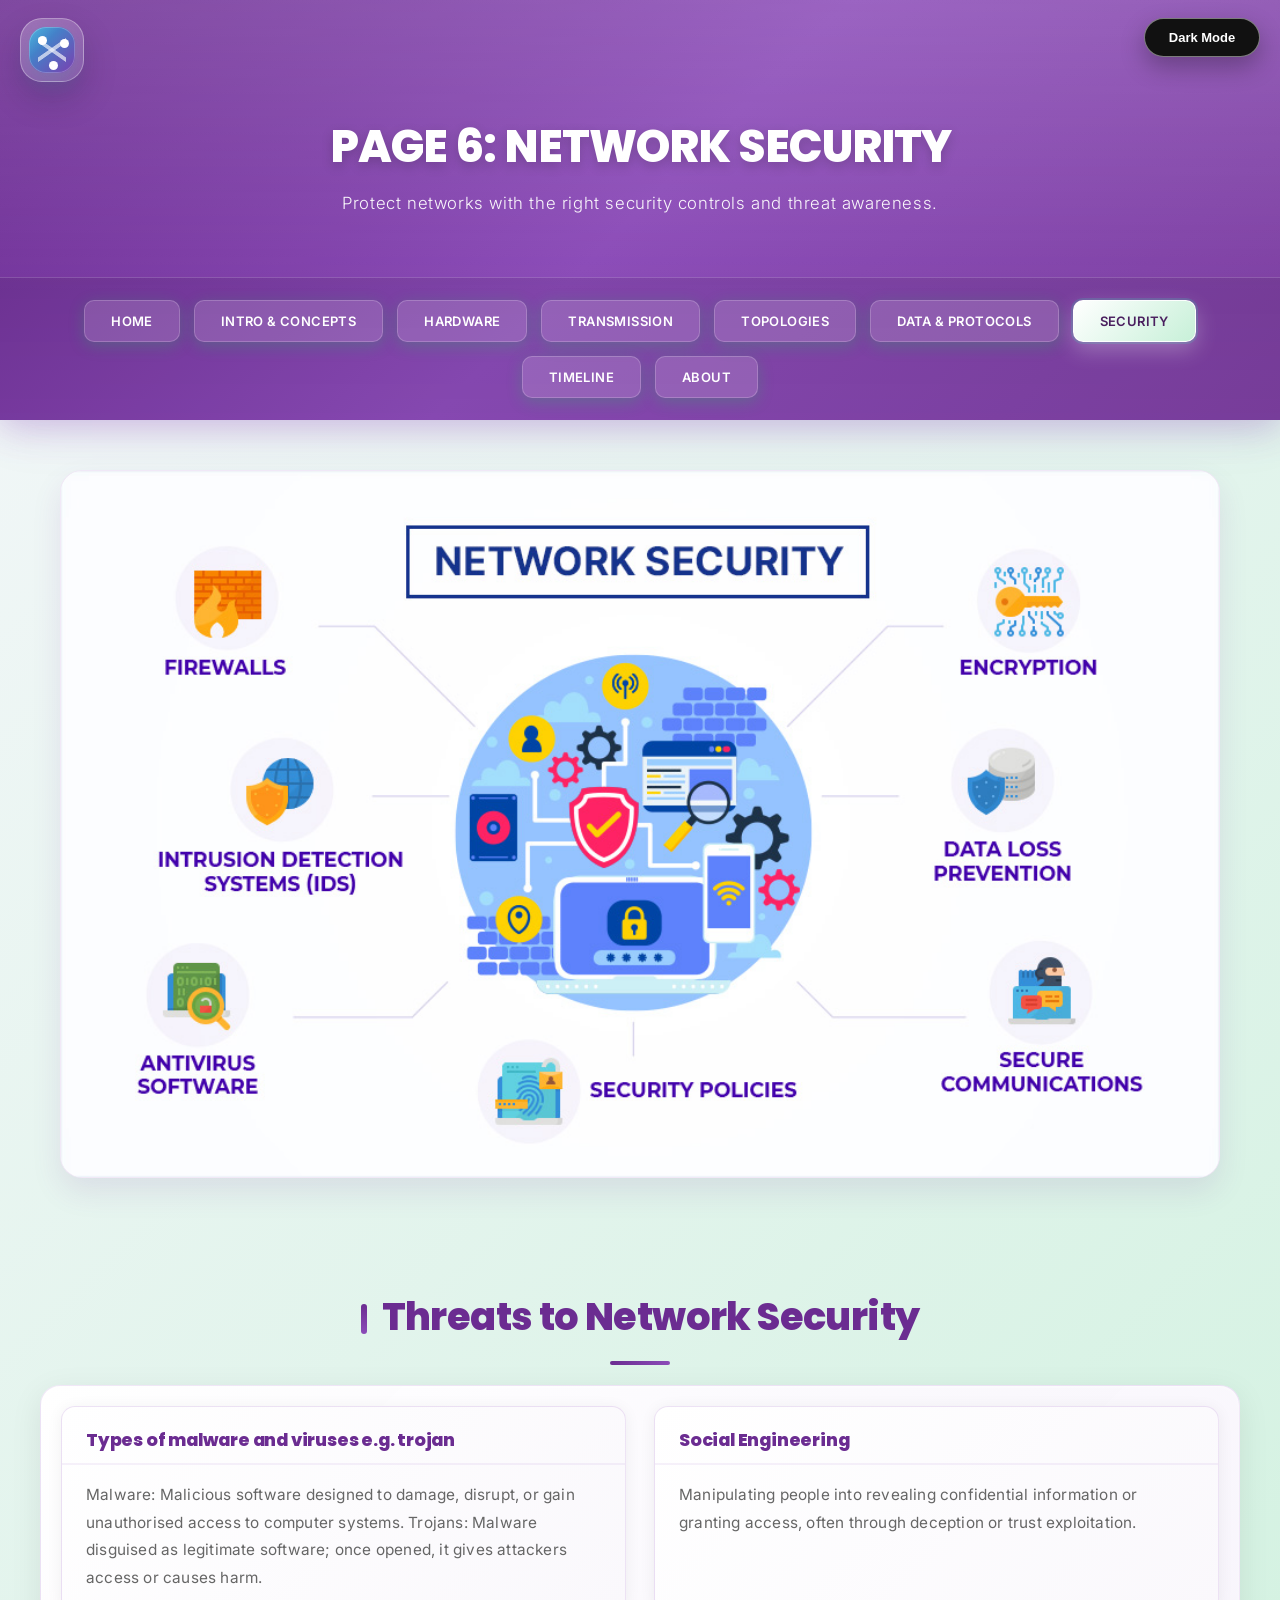
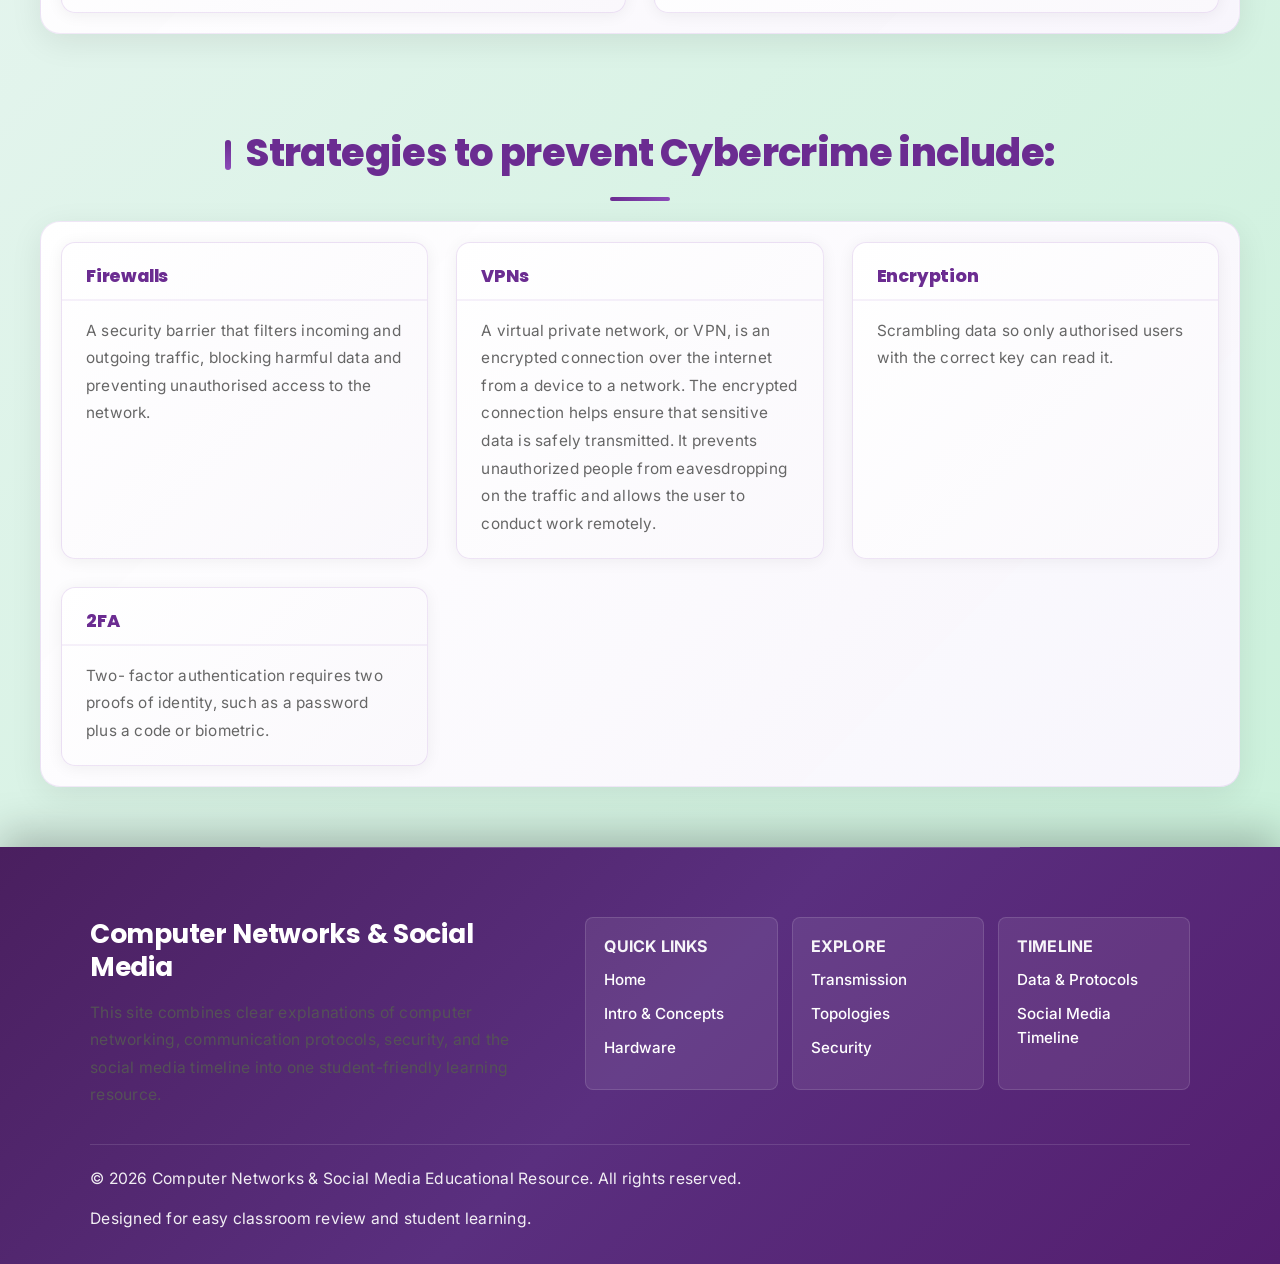
<file: page6.html>
<!DOCTYPE html>
<html lang="en">
<!-- FILE COMMENTS: page6.html - Content page covering a specific networking topic with glossary and navigation links. -->
<head>
    <!-- Page metadata and stylesheet link for page layout and theme -->
    <title>NETWORK SECURITY</title>
    <link rel="stylesheet" href="style.css">
</head>
<body>
    <!-- Site header includes branding, navigation, and a theme toggle button -->
    <header class="site-header">
        <a href="index.html" class="site-logo" aria-label="Go to home page">
            <div class="logo-mark"></div>
        </a>
        <div class="site-branding">
            <h1>PAGE 6: NETWORK SECURITY</h1>
            <p class="subtitle">Protect networks with the right security controls and threat awareness.</p>
        </div>
        <div class="page-image">
            
        </div>
                <!-- Navigation menu for moving across topic pages -->
        <nav>
            <a href="index.html">HOME</a>
            <a href="page1.html">INTRO & CONCEPTS</a>
            <a href="page2.html">HARDWARE</a>
            <a href="page3.html">TRANSMISSION</a>
            <a href="page4.html">TOPOLOGIES</a>
            <a href="page5.html">DATA & PROTOCOLS</a>
            <a href="page6.html" class="active">SECURITY</a>
            <a href="page7.html">TIMELINE</a>
            <a href="about.html">ABOUT</a>
        </nav>

                <!-- Button toggles dark mode and stores preference in localStorage -->
        <button id="dark-mode-toggle">Dark Mode</button>
    </header>

        <!-- JavaScript handles dark mode, sticky navigation, and page load behavior -->
    <script>
        window.addEventListener('scroll', function() {
            const nav = document.querySelector('nav');
            const header = document.querySelector('.site-header');
            const body = document.body;
            const headerHeight = header.offsetHeight;
            
            if (window.pageYOffset > headerHeight - 80) {
                nav.classList.add('sticky-nav');
                body.classList.add('nav-sticky');
            } else {
                nav.classList.remove('sticky-nav');
                body.classList.remove('nav-sticky');
            }
        });

        document.addEventListener('DOMContentLoaded', function() {
            const isDarkMode = localStorage.getItem('darkMode') === 'true';
            if (isDarkMode) {
                document.body.classList.add('dark-mode');
                document.getElementById('dark-mode-toggle').textContent = 'Light Mode';
            }
        });

        document.getElementById('dark-mode-toggle').addEventListener('click', function() {
            document.body.classList.toggle('dark-mode');
            const button = document.getElementById('dark-mode-toggle');
            const isDark = document.body.classList.contains('dark-mode');
            button.textContent = isDark ? 'Light Mode' : 'Dark Mode';
            localStorage.setItem('darkMode', isDark);
        });
    </script>
        <!-- Icon or illustration representing the current page theme -->
    <div class="page-icon">
        <img src="Network-Security.jpg" alt="Security icon">
    </div>
    <h2>Threats to Network Security</h2>
        <!-- Glossary grid presents term definitions and helpful explanations -->
    <div class="glossary-grid">
        <dl class="glossary-item">
            <dt>Types of malware and viruses e.g. trojan</dt>
            <dd>Malware: Malicious software designed to damage, disrupt, or gain unauthorised access to computer systems. Trojans: Malware disguised as legitimate software; once opened, it gives attackers access or causes harm.</dd>
        </dl>
        
        <dl class="glossary-item">
            <dt>Social Engineering</dt>
            <dd>Manipulating people into revealing confidential information or granting access, often through deception or trust exploitation.</dd>
        </dl>
    </div>
    
    <h2>Strategies to prevent Cybercrime include:</h2>
    <div class="glossary-grid">
        <dl class="glossary-item">
            <dt>Firewalls</dt>
            <dd>A security barrier that filters incoming and outgoing traffic, blocking harmful data and preventing unauthorised access to the network.</dd>
        </dl>
        
        <dl class="glossary-item">
            <dt>VPNs</dt>
            <dd>A virtual private network, or VPN, is an encrypted connection over the internet from a device to a network. The encrypted connection helps ensure that sensitive data is safely transmitted. It prevents unauthorized people from eavesdropping on the traffic and allows the user to conduct work remotely.</dd>
        </dl>
        
        <dl class="glossary-item">
            <dt>Encryption</dt>
            <dd>Scrambling data so only authorised users with the correct key can read it.</dd>
        </dl>
        
        <dl class="glossary-item">
            <dt>2FA</dt>
            <dd>Two- factor authentication requires two proofs of identity, such as a password plus a code or biometric.</dd>
        </dl>
    </div>
            <!-- Footer section contains site credits, copyright, and additional links -->
        <footer class="site-footer">
        <div class="footer-content">
            <div class="footer-brand">
                <h3>Computer Networks & Social Media</h3>
                <p>This site combines clear explanations of computer networking, communication protocols, security, and the social media timeline into one student-friendly learning resource.</p>
            </div>
            <div class="footer-links">
                <div class="footer-column">
                    <h4>Quick Links</h4>
                    <a href="index.html">Home</a>
                    <a href="page1.html">Intro & Concepts</a>
                    <a href="page2.html">Hardware</a>
                </div>
                <div class="footer-column">
                    <h4>Explore</h4>
                    <a href="page3.html">Transmission</a>
                    <a href="page4.html">Topologies</a>
                    <a href="page6.html">Security</a>
                </div>
                <div class="footer-column">
                    <h4>Timeline</h4>
                    <a href="page5.html">Data & Protocols</a>
                    <a href="page7.html">Social Media Timeline</a>
                </div>
            </div>
        </div>
        <div class="footer-bottom">
            <p class="footer-note">&copy; 2026 Computer Networks & Social Media Educational Resource. All rights reserved.</p>
            <p class="footer-note">Designed for easy classroom review and student learning.</p>
        </div>
    </footer>
</body>
</html>
</file>
<file: style.css>
/* style.css - Global styling, theme variables, responsive layout, cards, footer, and timeline styles */
@import url('https://fonts.googleapis.com/css2?family=Poppins:wght@300;400;500;600;700;800&family=Inter:wght@300;400;500;600&display=swap');

/* Root CSS variables for the light theme, colors, and reusable design values */
:root {
  --bg-body: linear-gradient(135deg, #f5f7fa 0%, #c7f0d8 100%);
  --color-body: #2c3e50;
  --bg-header: linear-gradient(135deg, #6b2c91 0%, #8b4bb8 50%, #7c3fa0 100%);
  --bg-footer: linear-gradient(135deg, #4a1f5f 0%, #5a2f7f 50%, #541e6f 100%);
  --color-nav: white;
  --bg-nav-a: rgba(255, 255, 255, 0.15);
  --bg-a: linear-gradient(135deg, #3aafa9 0%, #2b7a 100%);
  --color-a: white;
  --color-h2: #6b2c91;
  --bg-glossary: linear-gradient(135deg, rgba(255, 255, 255, 0.99) 0%, rgba(248, 245, 252, 0.98) 100%);
  --bg-glossary-item: linear-gradient(135deg, #ffffff 0%, #faf8fc 100%);
  --color-dt: #6b2c91;
  --color-dd: #666;
  --bg-white: #ffffff;
  --color-purple: #6b2c91;
  --color-gray: #666;
  --color-p: #555;
  --border-color: rgba(139, 75, 184, 0.12);
  --shadow-color: rgba(0, 0, 0, 0.08);
  --footer-color: #ffffff;
  --footer-link-color: #ffffff;
  --gradient-purple: linear-gradient(90deg, #9c27b0, #6b2c91);
  --nav-before-bg: rgba(255, 255, 255, 0.1);
  --nav-hover-bg: rgba(255, 255, 255, 0.25);
  --nav-hover-border: rgba(255, 255, 255, 0.5);
  --timeline-line: #8b4bb8;
  --timeline-bg: white;
  --timeline-border: #8b4bb8;
  --timeline-shadow: rgba(0,0,0,0.3);
  --timeline-hover-shadow: rgba(58, 175, 169, 0.2);
  --page-card-bg: linear-gradient(135deg, #ffffff 0%, #f8f5fc 50%, #f3f0f8 100%);
  --page-card-border: rgba(139, 75, 184, 0.15);
  --page-card-shadow: rgba(0, 0, 0, 0.08);
  --page-card-icon-bg: linear-gradient(135deg, #6b2c91 0%, #8b4bb8 100%);
  --page-card-link-bg: linear-gradient(135deg, #6b2c91 0%, #8b4bb8 100%);
  --page-card-link-hover-bg: linear-gradient(135deg, #8b4bb8 0%, #6b2c91 100%);
  --intro-card-bg: linear-gradient(135deg, #ffffff 0%, #f8f5fc 50%, #f3f0f8 100%);
  --intro-card-border: #9c27b0;
  --intro-card-hover-border: #7b1fa2;
  --about-section-bg: linear-gradient(135deg, rgba(255, 255, 255, 0.95) 0%, rgba(248, 245, 252, 0.92) 100%);
  --about-section-border: rgba(139, 75, 184, 0.15);
}

/* Dark mode overrides set when the site is in dark theme mode */
.dark-mode {
  --bg-body: #000000;
  --color-body: #ffffff;
  --bg-header: #000000;
  --bg-footer: #000000;
  --color-nav: #ffffff;
  --bg-nav-a: rgba(255, 255, 255, 0.1);
  --bg-a: #000000;
  --color-a: #ffffff;
  --color-h2: #ffffff;
  --bg-glossary: #000000;
  --bg-glossary-item: #1a1a1a;
  --color-dt: #ffffff;
  --color-dd: #e0e0e0;
  --bg-white: #000000;
  --color-purple: #ffffff;
  --color-gray: #e0e0e0;
  --color-p: #e0e0e0;
  --border-color: rgba(255, 255, 255, 0.2);
  --shadow-color: rgba(255, 255, 255, 0.1);
  --footer-color: #ffffff;
  --footer-link-color: #e0e0e0;
  --gradient-purple: linear-gradient(90deg, #ffffff, #ffffff);
  --nav-before-bg: rgba(255, 255, 255, 0.15);
  --nav-hover-bg: rgba(255, 255, 255, 0.2);
  --nav-hover-border: rgba(255, 255, 255, 0.4);
  --timeline-line: #ffffff;
  --timeline-bg: #1a1a1a;
  --timeline-border: #ffffff;
  --timeline-shadow: rgba(255, 255, 255, 0.15);
  --timeline-hover-shadow: rgba(255, 255, 255, 0.25);
  --page-card-bg: #1a1a1a;
  --page-card-border: rgba(255, 255, 255, 0.2);
  --page-card-shadow: rgba(255, 255, 255, 0.1);
  --page-card-icon-bg: #ffffff;
  --page-card-link-bg: #ffffff;
  --page-card-link-hover-bg: #e0e0e0;
  --intro-card-bg: #1a1a1a;
  --intro-card-border: #ffffff;
  --intro-card-hover-border: #e0e0e0;
  --about-section-bg: #1a1a1a;
  --about-section-border: rgba(255, 255, 255, 0.2);
}

/* Styles for the dark mode toggle button */
#dark-mode-toggle {
    position: absolute;
    top: 18px;
    right: 20px;
    z-index: 1002;
    padding: 11px 18px;
    min-width: 116px;
    background: #111111;
    color: #ffffff;
    border: 1px solid rgba(255, 255, 255, 0.45);
    border-radius: 999px;
    cursor: pointer;
    font-size: 13px;
    font-weight: 700;
    transition: background 0.3s ease, color 0.3s ease, border-color 0.3s ease, box-shadow 0.3s ease, transform 0.25s ease;
    backdrop-filter: blur(10px);
    box-shadow: 0 10px 24px rgba(0, 0, 0, 0.28);
    white-space: nowrap;
    flex-shrink: 0;
}

body.nav-sticky #dark-mode-toggle {
    position: fixed;
    top: 14px;
    right: 20px;
}

#dark-mode-toggle:hover {
    background: #2b2b2b;
    box-shadow: 0 14px 30px rgba(0, 0, 0, 0.34);
    transform: translateY(-2px);
}

#dark-mode-toggle:active {
    transform: translateY(0) scale(0.97);
}

.dark-mode #dark-mode-toggle {
    background: #ffffff;
    color: #000000;
    border-color: rgba(255, 255, 255, 0.5);
    box-shadow: 0 10px 24px rgba(255, 255, 255, 0.18);
}

.dark-mode #dark-mode-toggle:hover {
    background: #e0e0e0;
    box-shadow: 0 14px 30px rgba(255, 255, 255, 0.24);
}

/* Dark Mode Hover Styles */
.dark-mode .glossary-item:hover dt {
    color: #e0e0e0;
}

.dark-mode .intro-card:hover h3 {
    color: #e0e0e0;
}

.dark-mode .intro-card h3 {
    color: #ffffff;
}

.dark-mode .intro-card p {
    color: #e0e0e0;
}

.dark-mode .intro-card .highlight {
    color: #ffffff;
}

.dark-mode .page-card h3 {
    color: #ffffff;
}

.dark-mode .page-card:hover h3 {
    color: #e0e0e0;
}

.dark-mode .page-card p {
    color: #e0e0e0;
}

.dark-mode .page-card .card-icon {
    background: #ffffff;
}

.dark-mode .page-card .card-icon img {
    filter: brightness(0) invert(0);
}

    /* CTA button styles inside page cards */
.dark-mode .card-link:hover {
    color: #000000;
}

.dark-mode .glossary-grid:hover {
    border-color: #ffffff;
}

.dark-mode .glossary-item:hover {
    border-color: #ffffff;
}

.dark-mode .glossary-item dd {
    color: #e0e0e0;
}

.dark-mode .about-section /* Heading level 2 styles for section headings */
h2 {
    color: #ffffff;
}

.dark-mode .about-section p {
    color: #e0e0e0;
}

.dark-mode .intro-section h2 {
    color: #ffffff;
}

.dark-mode .intro-section p {
    color: #e0e0e0;
}

.dark-mode body > h2 {
    color: #ffffff;
}

.dark-mode body > h2::before {
    background: linear-gradient(180deg, #ffffff, #ffffff);
}

.dark-mode body > h2::after {
    background: linear-gradient(90deg, #ffffff, #ffffff);
}

.dark-mode .content h2 {
    color: #ffffff;
}

.dark-mode .content p {
    color: #e0e0e0;
}

.dark-mode dt {
    color: #ffffff;
}

.dark-mode dd {
    color: #e0e0e0;
}

/* Global HTML element styles for smooth scrolling and overflow control */
html {
    overflow-x: hidden;
    scroll-behavior: smooth;
}

*,
*::before,
*::after {
    box-sizing: border-box;
}

/* Body styles define base typography, background, animation, and color transitions */
body {
    font-family: 'Inter', sans-serif;
    margin: 0;
    padding: 0;
    background: var(--bg-body);
    min-height: 100vh;
    width: 100%;
    box-sizing: border-box;
    overflow-x: hidden;
    color: var(--color-body);
    animation: fadeIn 0.4s ease-in;
    transition: background 0.5s ease, color 0.5s ease;
}

body > *:not(.site-header):not(.site-footer) {
    margin: 30px auto 0;
    max-width: 1200px;
    padding: 20px;
    box-sizing: border-box;
    transition: margin-top 0.3s ease;
}

body.nav-sticky > *:not(.site-header):not(.site-footer) {
    margin: 110px auto 0;
}

/* Header bar styles including background, shadows, and positioning */
.site-header {
    background: var(--bg-header);
    width: 100%;
    padding: 80px 0 0;
    margin: 0;
    box-shadow: 0 8px 32px rgba(139, 75, 184, 0.3), 0 0 60px rgba(139, 75, 184, 0.1);
    box-sizing: border-box;
    transition: all 0.3s ease;
    animation: slideDown 0.35s ease-out;
    position: relative;
}

.site-header::after {
    content: '';
    position: absolute;
    top: 0;
    left: 0;
    right: 0;
    bottom: 0;
    background: linear-gradient(180deg, rgba(255, 255, 255, 0.14) 0%, transparent 70%);
    pointer-events: none;
}

/* Footer container styling with background, padding, and text alignment */
.site-footer {
    position: relative;
    background: var(--bg-footer);
    width: 100%;
    padding: 70px 25px 32px;
    margin: 0;
    color: var(--footer-color);
    text-align: left;
    box-shadow: 0 -12px 40px rgba(0, 0, 0, 0.25);
    box-sizing: border-box;
    margin-top: 60px;
    animation: slideUp 0.35s ease-out 0.05s both;
    overflow: hidden;
    transition: background 0.5s ease, color 0.5s ease;
}

/* Decorative footer top line accent */
.site-footer::before {
    content: '';
    position: absolute;
    top: 0;
    left: 50%;
    transform: translateX(-50%);
    width: min(760px, calc(100% - 48px));
    height: 1px;
    background: rgba(255, 255, 255, 0.2);
    border-radius: 999px;
    transition: width 0.4s ease, background 0.4s ease;
}

.site-footer:hover::before {
    width: min(920px, calc(100% - 48px));
    background: rgba(255, 255, 255, 0.34);
}

.site-footer .footer-content {
    max-width: 1100px;
    margin: 0 auto;
    padding: 0;
    display: grid;
    grid-template-columns: minmax(260px, 1.15fr) minmax(320px, 1.5fr);
    align-items: start;
    gap: 32px;
}

.site-footer .footer-brand {
    display: grid;
    gap: 16px;
    text-align: left;
    max-width: 520px;
}

.site-footer h3 {
    margin: 0;
    font-size: 1.65rem;
    font-weight: 700;
    letter-spacing: -0.3px;
    line-height: 1.25;
}

.site-footer p {
    margin: 0;
    font-size: 0.98rem;
    line-height: 1.75;
    letter-spacing: 0.25px;
    font-weight: 400;
    opacity: 0.92;
}

.site-footer .footer-links {
    display: grid;
    grid-template-columns: repeat(3, minmax(0, 1fr));
    gap: 14px;
}

.site-footer .footer-column {
    min-height: 100%;
    padding: 18px;
    background: rgba(255, 255, 255, 0.08);
    border: 1px solid rgba(255, 255, 255, 0.13);
    border-radius: 8px;
    transition: transform 0.3s ease, background 0.3s ease, border-color 0.3s ease, box-shadow 0.3s ease;
}

.site-footer .footer-column:hover {
    transform: translateY(-4px);
    background: rgba(255, 255, 255, 0.12);
    border-color: rgba(255, 255, 255, 0.24);
    box-shadow: 0 14px 28px rgba(0, 0, 0, 0.18);
}

.site-footer .footer-column h4 {
    margin: 0 0 12px 0;
    font-size: 1rem;
    font-weight: 700;
    letter-spacing: 0.2px;
    text-transform: uppercase;
    color: rgba(255, 255, 255, 0.95);
}

.site-footer .footer-column a,
.site-footer .footer-column p {
    display: block;
    color: var(--footer-link-color);
    text-decoration: none;
    background: transparent;
    border: 0;
    border-radius: 0;
    box-shadow: none;
    padding: 0;
    margin: 0 0 10px;
    text-align: left;
    font-size: 0.95rem;
    font-weight: 500;
    line-height: 1.6;
    transition: color 0.3s ease, transform 0.3s ease;
}

.site-footer .footer-links .footer-column a:hover {
    background: transparent;
    box-shadow: none;
    color: #ffffff;
    transform: translateX(3px);
}

.site-footer .footer-bottom {
    margin: 36px auto 0;
    max-width: 1100px;
    padding: 20px 0 0;
    border-top: 1px solid rgba(255, 255, 255, 0.12);
    display: flex;
    flex-wrap: wrap;
    justify-content: space-between;
    gap: 12px;
    text-align: left;
}

.footer-note {
    color: #ffffff;
    font-size: 0.88rem;
    margin: 0;
    transition: color 0.3s ease;
}

.footer-note:hover {
    color: rgba(255, 255, 255, 0.95);
}

@media screen and (max-width: 860px) {
    .site-footer .footer-content {
        grid-template-columns: 1fr;
    }

    .site-footer .footer-links {
        grid-template-columns: repeat(2, minmax(0, 1fr));
    }
}

@media screen and (max-width: 640px) {
    .site-footer {
        padding: 50px 20px 30px;
    }

    .site-footer .footer-bottom {
        flex-direction: column;
        align-items: center;
        text-align: center;
    }

    .site-footer .footer-links {
        grid-template-columns: 1fr;
    }
}

/* Animation used for subtle entrance effects on navigation links */
@keyframes slideFadeIn {
  from {
    opacity: 0;
    transform: translateY(20px);
  }
  to {
    opacity: 1;
    transform: translateY(0);
  }
}

/* Navigation link styling for menu items */
nav a:not(.site-logo) {
    animation: slideFadeIn 0.8s ease-out forwards;
    text-decoration: none;
    padding: 12px 26px;
    border: none;
    border-radius: 10px;
    background: var(--bg-nav-a);
    color: var(--color-nav);
    text-align: center;
    font-size: 13px;
    font-weight: 600;
    margin: 0;
    display: inline-block;
    transition: all 0.4s cubic-bezier(0.34, 1.56, 0.64, 1);
    white-space: nowrap;
    letter-spacing: 0.4px;
    border: 1.5px solid rgba(255, 255, 255, 0.2);
    position: relative;
    overflow: hidden;
}


nav a::before {
    content: '';
    position: absolute;
    top: 0;
    left: -100%;
    width: 100%;
    height: 100%;
    background: var(--nav-before-bg);
    transition: left 0.4s ease;
    z-index: -1;
}

nav a:hover::before {
    left: 0;
}

nav a:hover {
    background: var(--nav-hover-bg);
    transform: translateY(-3px);
    box-shadow: 0 6px 16px rgba(0, 0, 0, 0.2), 0 0 20px rgba(255, 255, 255, 0.15);
    border-color: var(--nav-hover-border);
}

nav a:active {
    transform: translateY(-1px) scale(0.97);
}

a:focus-visible,
button:focus-visible {
    outline: 3px solid rgba(255, 255, 255, 0.75);
    outline-offset: 4px;
    transition: outline-offset 0.2s ease;
}

a {
    text-decoration: none;
    padding: 15px 25px;
    border: none;
    border-radius: 25px;
    background: var(--bg-a);
    color: var(--color-a);
    text-align: center;
    font-size: 18px;
    font-weight: 500;
    margin: 10px;
    display: inline-block;
    transition: all 0.3s ease;
    box-shadow: 0 4px 15px rgba(39, 174, 96, 0.3);
}

/* Navigation bar container styling and layout */
nav {
    background: linear-gradient(180deg, rgba(0, 0, 0, 0.08) 0%, rgba(0, 0, 0, 0.04) 100%);
    padding: 22px 25px;
    display: flex;
    justify-content: center;
    align-items: center;
    flex-wrap: wrap;
    gap: 14px;
    max-width: 100%;
    margin: 0;
    box-sizing: border-box;
    border-top: 1px solid rgba(255, 255, 255, 0.15);
    transition: all 0.3s ease;
}

nav a.active {
    background: linear-gradient(135deg, #ffffff 0%, #c7f0d8 100%);
    color: #4a1f5f;
    border-color: rgba(255, 255, 255, 0.95);
    box-shadow: 0 8px 22px rgba(255, 255, 255, 0.28), 0 0 0 2px rgba(58, 175, 169, 0.25);
    transform: translateY(-2px);
}

.dark-mode nav a.active {
    background: #ffffff;
    color: #000000;
    border-color: #ffffff;
    box-shadow: 0 8px 22px rgba(255, 255, 255, 0.24), 0 0 0 2px rgba(255, 255, 255, 0.2);
}

nav.sticky-nav {
    position: fixed;
    top: 0;
    left: 0;
    right: 0;
    background: var(--bg-header) !important;
    box-shadow: 0 4px 20px rgba(0, 0, 0, 0.25);
    z-index: 1000;
    border-top: none;
    min-height: 70px;
    padding: 14px 150px 14px 96px;
    align-items: center;
    gap: 10px;
}

nav.sticky-nav a {
    padding: 10px 16px;
    font-size: 12px;
}

.dark-mode nav.sticky-nav {
    background: var(--bg-header) !important;
    box-shadow: 0 4px 20px rgba(255, 255, 255, 0.15);
}



a:not(nav a):not(.site-logo):hover {
    transform: translateY(-4px);
    box-shadow: 0 12px 28px rgba(39, 174, 96, 0.6);
}

/* Heading level 1 styles for main page titles */
h1 {
    font-family: 'Poppins', sans-serif;
    font-weight: 800;
    text-shadow: 2px 2px 8px rgba(0, 0, 0, 0.1);
}

h2 {
    font-family: 'Poppins', sans-serif;
    font-weight: 800;
    color: var(--color-h2);
    letter-spacing: -0.4px;
    transition: color 0.5s ease;
}

h3 {
    font-family: 'Poppins', sans-serif;
    font-weight: 700;
}

/* Layout for glossary item grid sections */
.glossary-grid {
    display: grid;
    grid-template-columns: repeat(auto-fit, minmax(340px, 1fr));
    gap: 28px;
    padding: 50px 30px;
    justify-items: start;
    background: var(--bg-glossary);
    border: 1px solid var(--border-color);
    border-radius: 20px;
    margin: 0 auto 50px;
    box-shadow: inset 0 1px 3px rgba(255, 255, 255, 0.5), 0 8px 32px var(--shadow-color);
    animation: slideUp 0.5s ease-out 0.15s both;
    transition: background 0.5s ease, border-color 0.5s ease, box-shadow 0.5s ease;
}
.glossary-grid:hover {
    transform: translateY(-8px);
    box-shadow: 0 16px 40px rgba(139, 75, 184, 0.22);
    border-color: var(--color-purple);
    background: var(--bg-glossary);
}

.dark-mode .glossary-grid:hover {
    box-shadow: 0 16px 40px rgba(255, 255, 255, 0.2);
}

/* Individual glossary card styling and hover effects */
.glossary-item {
    width: 100%;
    border: 1px solid rgba(139, 75, 184, 0.15);
    border-radius: 14px;
    background: var(--bg-glossary-item);
    box-shadow: 0 2px 16px rgba(0, 0, 0, 0.06);
    transition: all 0.5s cubic-bezier(0.34, 1.56, 0.64, 1);
    cursor: pointer;
    margin: 0;
    overflow: hidden;
    position: relative;
    animation: scaleIn 0.35s ease-out;
}

.dark-mode .glossary-item {
    border: 1px solid rgba(255, 255, 255, 0.2);
}

.glossary-item::before {
    content: '';
    position: absolute;
    top: 0;
    left: 0;
    right: 0;
    height: 3px;
    background: var(--gradient-purple);
    transform: scaleX(0);
    transform-origin: left;
    transition: transform 0.5s cubic-bezier(0.34, 1.56, 0.64, 1);
    z-index: 1;
}

.glossary-item:hover::before {
    transform: scaleX(1);
}

.glossary-item:hover {
    transform: translateY(-8px);
    box-shadow: 0 16px 40px rgba(139, 75, 184, 0.22);
    border-color: var(--color-purple);
    background: var(--bg-glossary-item);
}

.dark-mode .glossary-item:hover {
    box-shadow: 0 16px 40px rgba(255, 255, 255, 0.2);
    border-color: rgba(255, 255, 255, 0.5);
}

.glossary-item dt {
    color: var(--color-dt);
    font-weight: 800;
    padding: 20px 24px 10px 24px;
    margin: 0;
    display: block;
    font-family: 'Poppins', sans-serif;
    font-size: 1.1em;
    letter-spacing: -0.2px;
    border-bottom: 2px solid rgba(139, 75, 184, 0.08);
    transition: all 0.3s ease;
}

.dark-mode .glossary-item dt {
    color: #ffffff !important;
    border-bottom: 2px solid rgba(255, 255, 255, 0.1) !important;
}

.glossary-item:hover dt {
    color: #7b1fa2;
}

.dark-mode .glossary-item:hover dt {
    color: #e0e0e0;
}

.glossary-item dd {
    padding: 16px 24px 20px 24px;
    margin: 0;
    color: var(--color-dd);
    display: block;
    line-height: 1.8;
    font-size: 0.96em;
    font-weight: 400;
    letter-spacing: 0.2px;
    transition: transform 0.3s ease, color 0.3s ease;
}

.glossary-item:hover dd {
    transform: translateX(3px);
}

.dark-mode .glossary-item dd {
    color: #ffffff;
}

dt {
    color: var(--color-dt);
    font-weight: 800;
    padding: 15px 20px 5px 20px;
    font-family: 'Poppins', sans-serif;
    margin: 0;
    display: block;
    font-size: 1.08em;
    letter-spacing: -0.2px;
}

.dark-mode dt {
    color: #ffffff;
}

dd {
    padding: 8px 20px 15px 20px;
    margin: 0;
    color: #666;
    display: block;
    line-height: 1.8;
    font-weight: 400;
    letter-spacing: 0.2px;
}

.dark-mode dd {
    color: #ffffff;
}

/* Grid layout for introductory concept cards */
.intro-cards {
    display: grid;
    grid-template-columns: repeat(auto-fit, minmax(320px, 1fr));
    gap: 28px;
    padding: 50px 0;
    margin-bottom: 40px;
    animation: slideUp 0.5s ease-out 0.1s both;
}

/* Styling for each intro card with hover effects and gradient accents */
.intro-card {
    background: var(--intro-card-bg);
    border-left: 6px solid var(--intro-card-border);
    border-radius: 16px;
    padding: 35px;
    box-shadow: 0 8px 24px rgba(0, 0, 0, 0.08), 0 0 1px rgba(0, 0, 0, 0.05);
    transition: all 0.5s cubic-bezier(0.34, 1.56, 0.64, 1);
    position: relative;
    overflow: hidden;
    animation: scaleIn 0.35s ease-out;
}

.intro-card::before {
    content: '';
    position: absolute;
    top: 0;
    left: 0;
    right: 0;
    bottom: 0;
    background: linear-gradient(135deg, rgba(156, 39, 176, 0.15) 0%, transparent 100%);
    opacity: 0;
    transition: opacity 0.4s ease;
    z-index: 0;
}

.dark-mode .intro-card::before {
    background: linear-gradient(135deg, rgba(255, 255, 255, 0.1) 0%, transparent 100%);
}

.intro-card::after {
    content: '';
    position: absolute;
    top: -50%;
    right: -50%;
    width: 300px;
    height: 300px;
    background: radial-gradient(circle, rgba(156, 39, 176, 0.1) 0%, transparent 70%);
    opacity: 0;
    transition: all 0.6s ease;
    z-index: 0;
}

.dark-mode .intro-card::after {
    background: radial-gradient(circle, rgba(255, 255, 255, 0.08) 0%, transparent 70%);
}

.intro-card:hover {
    transform: translateY(-12px);
    box-shadow: 0 20px 40px rgba(156, 39, 176, 0.2), 0 0 40px rgba(156, 39, 176, 0.1);
    border-left-color: #7b1fa2;
}

.dark-mode .intro-card:hover {
    box-shadow: 0 20px 40px rgba(255, 255, 255, 0.2), 0 0 40px rgba(255, 255, 255, 0.1);
    border-left-color: #e0e0e0;
}

.intro-card:hover::before {
    opacity: 1;
}

.intro-card:hover::after {
    opacity: 1;
    transform: translate(-50%, -50%);
}

.intro-card h3 {
    color: #9c27b0;
    font-size: 1.5em;
    font-weight: 700;
    margin: 0 0 16px 0;
    font-family: 'Poppins', sans-serif;
    letter-spacing: -0.3px;
    position: relative;
    z-index: 1;
    transition: color 0.3s ease, transform 0.3s ease;
}

.intro-card:hover h3 {
    color: #7b1fa2;
    transform: translateX(4px);
}

.dark-mode .intro-card h3 {
    color: #ffffff;
}

.dark-mode .intro-card:hover h3 {
    color: #e0e0e0;
}

.intro-card p {
    color: #555;
    line-height: 1.85;
    margin: 0;
    font-size: 0.98em;
    font-weight: 400;
    position: relative;
    z-index: 1;
    letter-spacing: 0.2px;
    transition: transform 0.3s ease, color 0.3s ease;
}

.intro-card:hover p {
    transform: translateX(4px);
}

.intro-card .highlight {
    color: #9c27b0;
    font-weight: 600;
}


/* Logo brand styling for the website identity and header icon */
.site-logo {
    position: absolute;
    top: 18px;
    left: 20px;
    display: inline-flex;
    align-items: center;
    justify-content: center;
    width: 64px;
    height: 64px;
    padding: 0;
    background: linear-gradient(145deg, rgba(255, 255, 255, 0.24), rgba(255, 255, 255, 0.1));
    border: 1px solid rgba(255, 255, 255, 0.34);
    border-radius: 22px;
    z-index: 1002;
    backdrop-filter: blur(10px);
    text-decoration: none;
    box-shadow: 0 16px 34px rgba(15, 23, 42, 0.18);
    transition: transform 0.2s ease, background 0.2s ease, top 0.3s ease, box-shadow 0.2s ease;
    cursor: pointer;
    margin: 0;
    box-sizing: border-box;
}
body.nav-sticky .site-logo {
    position: fixed;
    top: 9px;
    left: 20px;
    width: 52px;
    height: 52px;
    border-radius: 16px;
}
body.nav-sticky .site-logo .logo-mark {
    width: 38px;
    height: 38px;
    border-radius: 14px;
}
body.nav-sticky .site-logo .logo-mark::before {
    inset: 8px 7px;
}
body.nav-sticky .site-logo .logo-mark::after {
    top: 7px;
    left: 7px;
    width: 7px;
    height: 7px;
    box-shadow: 18px 2px 0 #ffffff, 9px 21px 0 #ffffff;
}
.site-logo:hover {
    transform: translateY(-2px);
    background: linear-gradient(145deg, rgba(255, 255, 255, 0.34), rgba(255, 255, 255, 0.14));
    box-shadow: 0 20px 40px rgba(20, 184, 166, 0.22);
}

.site-logo:hover .logo-mark {
    transform: rotate(-4deg) scale(1.04);
}
.logo-mark {
    width: 46px;
    height: 46px;
    display: inline-flex;
    align-items: center;
    justify-content: center;
    border-radius: 17px;
    background: linear-gradient(135deg, rgba(255, 255, 255, 0.18) 0%, transparent 35%), linear-gradient(135deg, #27a5d6 0%, #7b3eb0 100%);
    color: #ffffff;
    position: relative;
    overflow: hidden;
    box-shadow: inset 0 0 0 1px rgba(255, 255, 255, 0.22), 0 10px 20px rgba(58, 175, 169, 0.22);
    transition: transform 0.35s ease, box-shadow 0.35s ease;
}
.logo-mark::before {
    content: '';
    position: absolute;
    inset: 10px 9px;
    background: linear-gradient(35deg, transparent 44%, rgba(255, 255, 255, 0.7) 46%, rgba(255, 255, 255, 0.7) 54%, transparent 56%), linear-gradient(145deg, transparent 44%, rgba(255, 255, 255, 0.7) 46%, rgba(255, 255, 255, 0.7) 54%, transparent 56%);
    opacity: 0.9;
}
.logo-mark::after {
    content: '';
    position: absolute;
    top: 9px;
    left: 9px;
    width: 9px;
    height: 9px;
    background: #ffffff;
    border-radius: 50%;
    box-shadow: 22px 3px 0 #ffffff, 11px 25px 0 #ffffff;
}
.dark-mode .logo-mark {
    background: linear-gradient(135deg, rgba(255, 255, 255, 0.12) 0%, transparent 35%), linear-gradient(135deg, #8f8f8f 0%, #333333 100%);
}

@media screen and (min-width: 641px) and (max-width: 1100px) {
    body.nav-sticky > *:not(.site-header):not(.site-footer) {
        margin: 150px auto 0;
    }

    nav.sticky-nav {
        padding: 12px 148px 12px 92px;
    }

    nav.sticky-nav a {
        padding: 9px 13px;
        font-size: 11px;
    }
}

@media screen and (max-width: 640px) {
    body.nav-sticky > *:not(.site-header):not(.site-footer) {
        margin: 320px auto 0;
    }

    nav.sticky-nav {
        padding: 12px 112px 12px 72px;
        gap: 8px;
    }

    nav.sticky-nav a {
        padding: 9px 12px;
        font-size: 11px;
    }

    body.nav-sticky #dark-mode-toggle {
        top: 15px;
        right: 14px;
        min-width: 96px;
        font-size: 12px;
    }

    .site-logo {
        width: 50px;
        height: 50px;
        border-radius: 16px;
    }

    body.nav-sticky .site-logo {
        top: 10px;
        left: 14px;
    }

    .logo-mark {
        width: 36px;
        height: 36px;
        border-radius: 14px;
    }

    .logo-mark::before {
        inset: 8px 7px;
    }

    .logo-mark::after {
        top: 7px;
        left: 7px;
        width: 7px;
        height: 7px;
        box-shadow: 17px 2px 0 #ffffff, 9px 20px 0 #ffffff;
    }
}

.site-branding {
    text-align: center;
    padding: 40px 25px;
    max-width: 1200px;
    margin: 0 auto;
    animation: slideDown 0.4s ease-out;
}

.page-image {
    max-width: 900px;
    margin: 0 auto 20px;
    padding: 0 20px;
}

.page-image img {
    width: 100%;
    display: block;
    border-radius: 26px;
    box-shadow: 0 18px 40px rgba(107, 44, 145, 0.12);
    border: 1px solid rgba(139, 75, 184, 0.14);
    transition: transform 0.35s ease, box-shadow 0.35s ease, filter 0.35s ease;
}

.page-image img:hover {
    transform: scale(1.025);
    filter: saturate(1.12) brightness(1.04);
    box-shadow: 0 24px 52px rgba(107, 44, 145, 0.22);
}

.dark-mode .page-image img {
    box-shadow: 0 18px 40px rgba(255, 255, 255, 0.1);
    border: 1px solid rgba(255, 255, 255, 0.15);
}

.dark-mode .page-image img:hover {
    box-shadow: 0 24px 52px rgba(255, 255, 255, 0.18);
}

/* Styles for page icon image containers */
.page-icon {
    max-width: 260px;
    margin: 18px auto 32px;
    padding: 0 20px;
}

.page-icon img {
    width: 100%;
    display: block;
    border-radius: 22px;
    box-shadow: 0 14px 30px rgba(107, 44, 145, 0.1);
    border: 1px solid rgba(139, 75, 184, 0.12);
    background: white;
    transition: transform 0.35s ease, box-shadow 0.35s ease, filter 0.35s ease;
}

.page-icon img:hover {
    transform: translateY(-6px) scale(1.04);
    filter: saturate(1.1) brightness(1.04);
    box-shadow: 0 20px 40px rgba(107, 44, 145, 0.2);
}

.dark-mode .page-icon img {
    box-shadow: 0 14px 30px rgba(255, 255, 255, 0.1);
    border: 1px solid rgba(255, 255, 255, 0.15);
    background: #1a1a1a;
}

.dark-mode .page-icon img:hover {
    box-shadow: 0 20px 40px rgba(255, 255, 255, 0.18);
}

.site-branding h1 {
    color: white;
    font-size: 2.8em;
    margin: 0;
    padding: 0;
    font-family: 'Poppins', sans-serif;
    font-weight: 800;
    letter-spacing: -1px;
    text-shadow: 0 4px 12px rgba(0, 0, 0, 0.2);
    line-height: 1.2;
    transition: transform 0.35s ease, text-shadow 0.35s ease;
}

.site-branding p {
    margin: 16px auto 0;
    color: rgba(255, 255, 255, 0.95);
    font-size: 1.05rem;
    max-width: 800px;
    font-weight: 300;
    letter-spacing: 0.6px;
    line-height: 1.6;
    transition: transform 0.35s ease, color 0.35s ease;
}

.site-header:hover .site-branding h1 {
    transform: translateY(-2px);
    text-shadow: 0 8px 18px rgba(0, 0, 0, 0.24);
}

.site-header:hover .site-branding p {
    transform: translateY(-1px);
}

body > h2,
body > .glossary-grid,
body > .intro-cards,
body > p:first-of-type,
body > /* Timeline container styles for the history page */
.timeline {
    margin: 0 auto !important;
    max-width: 1200px;
    box-sizing: border-box;
}

body > h2 {
    text-align: center;
    font-size: 2.4rem;
    padding: 60px 25px 35px;
    color: #6b2c91;
    font-weight: 800;
    margin-top: 70px !important;
    letter-spacing: -0.6px;
    animation: slideUp 0.4s ease-out 0.05s both;
    position: relative;
}

.dark-mode body > h2 {
    color: #ffffff;
}

body > h2::before {
    content: '';
    display: inline-block;
    width: 6px;
    height: 30px;
    background: linear-gradient(180deg, #6b2c91, #8b4bb8);
    border-radius: 3px;
    margin-right: 15px;
    vertical-align: middle;
}

body > h2::after {
    content: '';
    display: block;
    width: 60px;
    height: 4px;
    background: linear-gradient(90deg, #6b2c91, #8b4bb8);
    border-radius: 2px;
    margin: 16px auto 0;
}

body > .glossary-grid {
    margin-bottom: 40px !important;
}   

p {
    max-width: 800px;
    margin: 0 auto 30px;
    line-height: 1.8;
    font-size: 15px;
    color: var(--color-p);
    transition: color 0.5s ease;
}


.intro-section {
    max-width: 900px;
    margin: 60px auto 50px;
    padding: 0 25px;
    text-align: center;
    animation: slideUp 0.5s ease-out 0.1s both;
}

.intro-section h2 {
    font-size: 2.2rem;
    margin-bottom: 20px;
    color: #6b2c91;
    transition: color 0.5s ease;
}

.dark-mode .intro-section h2 {
    color: #ffffff;
}

.intro-section p {
    font-size: 1.05rem;
    line-height: 1.85;
    color: var(--color-p);
    margin-bottom: 18px;
    max-width: 100%;
    transition: color 0.5s ease;
}

.pages-grid {
    display: grid;
    grid-template-columns: repeat(auto-fit, minmax(300px, 1fr));
    gap: 32px;
    padding: 80px 25px 60px;
    max-width: 1200px;
    margin: 0 auto;
    animation: slideUp 0.5s ease-out 0.2s both;
}

.pages-grid h2 {
    grid-column: 1 / -1;
    text-align: center;
    font-size: 2.2rem;
    margin: 0 0 30px 0;
    color: #6b2c91;
}

.dark-mode .pages-grid h2 {
    color: #ffffff;
}

/* Card styles for module links on the home page */
.page-card {
    background: var(--page-card-bg);
    border: 1px solid var(--page-card-border);
    border-radius: 20px;
    padding: 40px 30px;
    box-shadow: 0 8px 24px var(--page-card-shadow), 0 0 1px rgba(0, 0, 0, 0.05);
    transition: all 0.5s cubic-bezier(0.34, 1.56, 0.64, 1);
    position: relative;
    overflow: hidden;
    display: flex;
    flex-direction: column;
    animation: scaleIn 0.35s ease-out;
}

.page-card::before {
    content: '';
    position: absolute;
    top: 0;
    left: 0;
    right: 0;
    bottom: 0;
    background: linear-gradient(135deg, rgba(156, 39, 176, 0.1) 0%, transparent 100%);
    opacity: 0;
    transition: opacity 0.4s ease;
    z-index: 0;
}

.page-card::after {
    content: '';
    position: absolute;
    top: 0;
    bottom: 0;
    left: -75%;
    width: 45%;
    background: linear-gradient(90deg, transparent, rgba(255, 255, 255, 0.22), transparent);
    transform: skewX(-18deg);
    transition: left 0.55s ease;
    z-index: 0;
}

.dark-mode .page-card::before {
    background: linear-gradient(135deg, rgba(255, 255, 255, 0.08) 0%, transparent 100%);
}

.page-card:hover {
    transform: translateY(-14px);
    box-shadow: 0 24px 48px rgba(156, 39, 176, 0.22);
    border-color: #8b4bb8;
}

.dark-mode .page-card:hover {
    box-shadow: 0 24px 48px rgba(255, 255, 255, 0.22);
    border-color: rgba(255, 255, 255, 0.5);
}

.page-card:hover::before {
    opacity: 1;
}

.page-card:hover::after {
    left: 120%;
}

.card-icon {
    width: 100px;
    height: 100px;
    margin: 0 auto 24px;
    background: var(--page-card-icon-bg);
    border-radius: 18px;
    display: flex;
    align-items: center;
    justify-content: center;
    box-shadow: 0 8px 20px rgba(107, 44, 145, 0.2);
    transition: all 0.4s ease;
    position: relative;
    z-index: 1;
    overflow: hidden;
}

.dark-mode .card-icon {
    box-shadow: 0 8px 20px rgba(255, 255, 255, 0.15);
}

.page-card:hover .card-icon {
    transform: scale(1.1) rotate(5deg);
    box-shadow: 0 12px 32px rgba(107, 44, 145, 0.35);
}

.dark-mode .page-card:hover .card-icon {
    box-shadow: 0 12px 32px rgba(255, 255, 255, 0.25);
}

.card-icon img {
    width: 70%;
    height: 70%;
    object-fit: contain;
    filter: brightness(0) invert(1);
    transition: transform 0.35s ease, filter 0.35s ease;
}

.page-card:hover .card-icon img {
    transform: scale(1.12);
    filter: brightness(0) invert(1) drop-shadow(0 4px 8px rgba(0, 0, 0, 0.18));
}

.dark-mode .page-card:hover .card-icon img {
    transform: scale(1.12);
    filter: brightness(0) invert(0) drop-shadow(0 4px 8px rgba(255, 255, 255, 0.22));
}

@media (prefers-reduced-motion: reduce) {
    .page-image img,
    .page-icon img,
    .card-icon img,
    .site-logo,
    .logo-mark,
    .site-branding h1,
    .site-branding p,
    .intro-card,
    .intro-card h3,
    .intro-card p,
    .glossary-item,
    .glossary-item dd,
    .page-card,
    .page-card::after,
    .page-card h3,
    .page-card p,
    .card-link,
    .about-section,
    .site-footer .footer-column,
    #dark-mode-toggle {
        transition: none;
    }

    .page-image img:hover,
    .page-icon img:hover,
    .page-card:hover .card-icon img,
    .dark-mode .page-card:hover .card-icon img,
    .site-logo:hover,
    .site-logo:hover .logo-mark,
    .site-header:hover .site-branding h1,
    .site-header:hover .site-branding p,
    .intro-card:hover,
    .intro-card:hover h3,
    .intro-card:hover p,
    .glossary-item:hover,
    .glossary-item:hover dd,
    .page-card:hover,
    .page-card:hover h3,
    .page-card:hover p,
    .card-link:hover,
    .about-section:hover,
    .site-footer .footer-column:hover,
    #dark-mode-toggle:hover {
        transform: none;
    }

    .page-card:hover::after {
        left: -75%;
    }
}

.page-card h3 {
    color: #6b2c91;
    font-size: 1.6em;
    font-weight: 700;
    margin: 0 0 16px 0;
    font-family: 'Poppins', sans-serif;
    letter-spacing: -0.3px;
    position: relative;
    z-index: 1;
    transition: color 0.3s ease, transform 0.3s ease;
}

.page-card:hover h3 {
    color: #8b4bb8;
    transform: translateY(-2px);
}

.dark-mode .page-card h3 {
    color: #ffffff;
}

.dark-mode .page-card:hover h3 {
    color: #e0e0e0;
}

.page-card p {
    color: #666;
    line-height: 1.8;
    margin: 0 0 24px 0;
    font-size: 0.98em;
    font-weight: 400;
    position: relative;
    z-index: 1;
    letter-spacing: 0.2px;
    flex-grow: 1;
    max-width: 100%;
    transition: transform 0.3s ease, color 0.3s ease;
}

.page-card:hover p {
    transform: translateY(-2px);
}

.card-link {
    background: var(--page-card-link-bg);
    color: white;
    text-decoration: none;
    padding: 12px 24px;
    border-radius: 10px;
    font-weight: 600;
    font-size: 0.95rem;
    text-align: center;
    transition: all 0.3s cubic-bezier(0.34, 1.56, 0.64, 1);
    border: none;
    box-shadow: 0 6px 16px rgba(107, 44, 145, 0.25);
    position: relative;
    z-index: 1;
    display: inline-block;
    width: 100%;
    box-sizing: border-box;
}

.dark-mode .card-link {
    box-shadow: 0 6px 16px rgba(255, 255, 255, 0.15);
}

.card-link:hover {
    background: var(--page-card-link-hover-bg);
    transform: translateY(-3px);
    box-shadow: 0 12px 28px rgba(107, 44, 145, 0.4);
}

.card-link:active {
    transform: translateY(-1px) scale(0.98);
}

.dark-mode .card-link:hover {
    box-shadow: 0 12px 28px rgba(255, 255, 255, 0.25);
}

/* About section styling box with background and border */
.about-section {
    max-width: 900px;
    margin: 80px auto 60px;
    padding: 60px 25px;
    background: var(--about-section-bg);
    border: 1px solid var(--about-section-border);
    border-radius: 24px;
    box-shadow: 0 12px 32px rgba(0, 0, 0, 0.08);
    animation: slideUp 0.5s ease-out 0.3s both;
    text-align: center;
    transition: background 0.5s ease, border-color 0.5s ease, transform 0.35s ease, box-shadow 0.35s ease;
}

.about-section:hover {
    transform: translateY(-6px);
    box-shadow: 0 18px 42px rgba(107, 44, 145, 0.14);
}

.dark-mode .about-section:hover {
    box-shadow: 0 18px 42px rgba(255, 255, 255, 0.12);
}

.about-section h2 {
    font-size: 2rem;
    margin-bottom: 20px;
    color: #6b2c91;
    transition: color 0.5s ease;
}

.dark-mode .about-section h2 {
    color: #ffffff;
}

.about-section p {
    font-size: 1.02rem;
    line-height: 1.9;
    color: #666;
    margin-bottom: 20px;
    max-width: 100%;
    transition: color 0.5s ease;
}

/* Timeline Styles */
.timeline {
    position: relative;
    max-width: 1000px;
    margin: 0 auto;
    padding: 20px;
}

.timeline::after {
    content: '';
    position: absolute;
    width: 6px;
    background-color: var(--timeline-line);
    top: 0;
    bottom: 0;
    left: 50%;
    margin-left: -3px;
}

.container {
    padding: 10px 40px;
    position: relative;
    background-color: inherit;
    width: 50%;
}

.container::after {
    content: '';
    position: absolute;
    width: 25px;
    height: 25px;
    right: -17px;
    background-color: var(--timeline-bg);
    border: 4px solid var(--timeline-line);
    top: 50%;
    transform: translateY(-50%);
    border-radius: 50%;
    z-index: 1;
    transition: background-color 0.3s ease;
}

.left {
    left: 0;
}

.right {
    left: 50%;
}

.right::after {
    left: -16px;
}

.content {
    padding: 20px 30px;
    background-color: var(--timeline-bg);
    position: relative;
    border-radius: 12px;
    box-shadow: 0 4px 10px var(--timeline-shadow);
    transition: all 0.3s ease-in-out;
    border: 1px solid var(--timeline-border);
}

.timeline .timeline-image {
    width: 140px;
    max-width: 100%;
    display: block;
    margin: 0 auto 16px;
    padding: 0;
    border-radius: 14px;
    object-fit: contain;
    background: transparent;
    box-shadow: 0 8px 18px rgba(0, 0, 0, 0.1);
    transition: transform 0.3s ease, box-shadow 0.3s ease;
}

.timeline .content:hover .timeline-image {
    transform: translateY(-5px);
    box-shadow: 0 20px 50px rgba(0, 0, 0, 0.16);
}

.content:hover {
    transform: translateY(-5px);
    box-shadow: 0 12px 24px var(--timeline-hover-shadow);
    border-color: var(--timeline-line);
}

.dark-mode .timeline .timeline-image {
    background: #2a2a2a;
    padding: 8px;
    border-radius: 14px;
}

.container:hover::after {
    background-color: var(--timeline-line);
}

.content h2 {
    margin: 0 0 10px;
    color: var(--timeline-line);
    font-size: 1.4rem;
    transition: color 0.5s ease;
}

.content p {
    margin: 0;
    color: var(--color-dd);
    transition: color 0.5s ease;
}

/* Responsive adjustments for mobile screen sizes */
@media screen and (max-width: 600px) {
    .timeline::after {
        left: 31px;
    }
    .container {
        width: 100%;
        padding-left: 70px;
        padding-right: 25px;
    }
    .container::after {
        left: 15px;
    }
    .right {
        left: 0%;
    }
}
</file>
